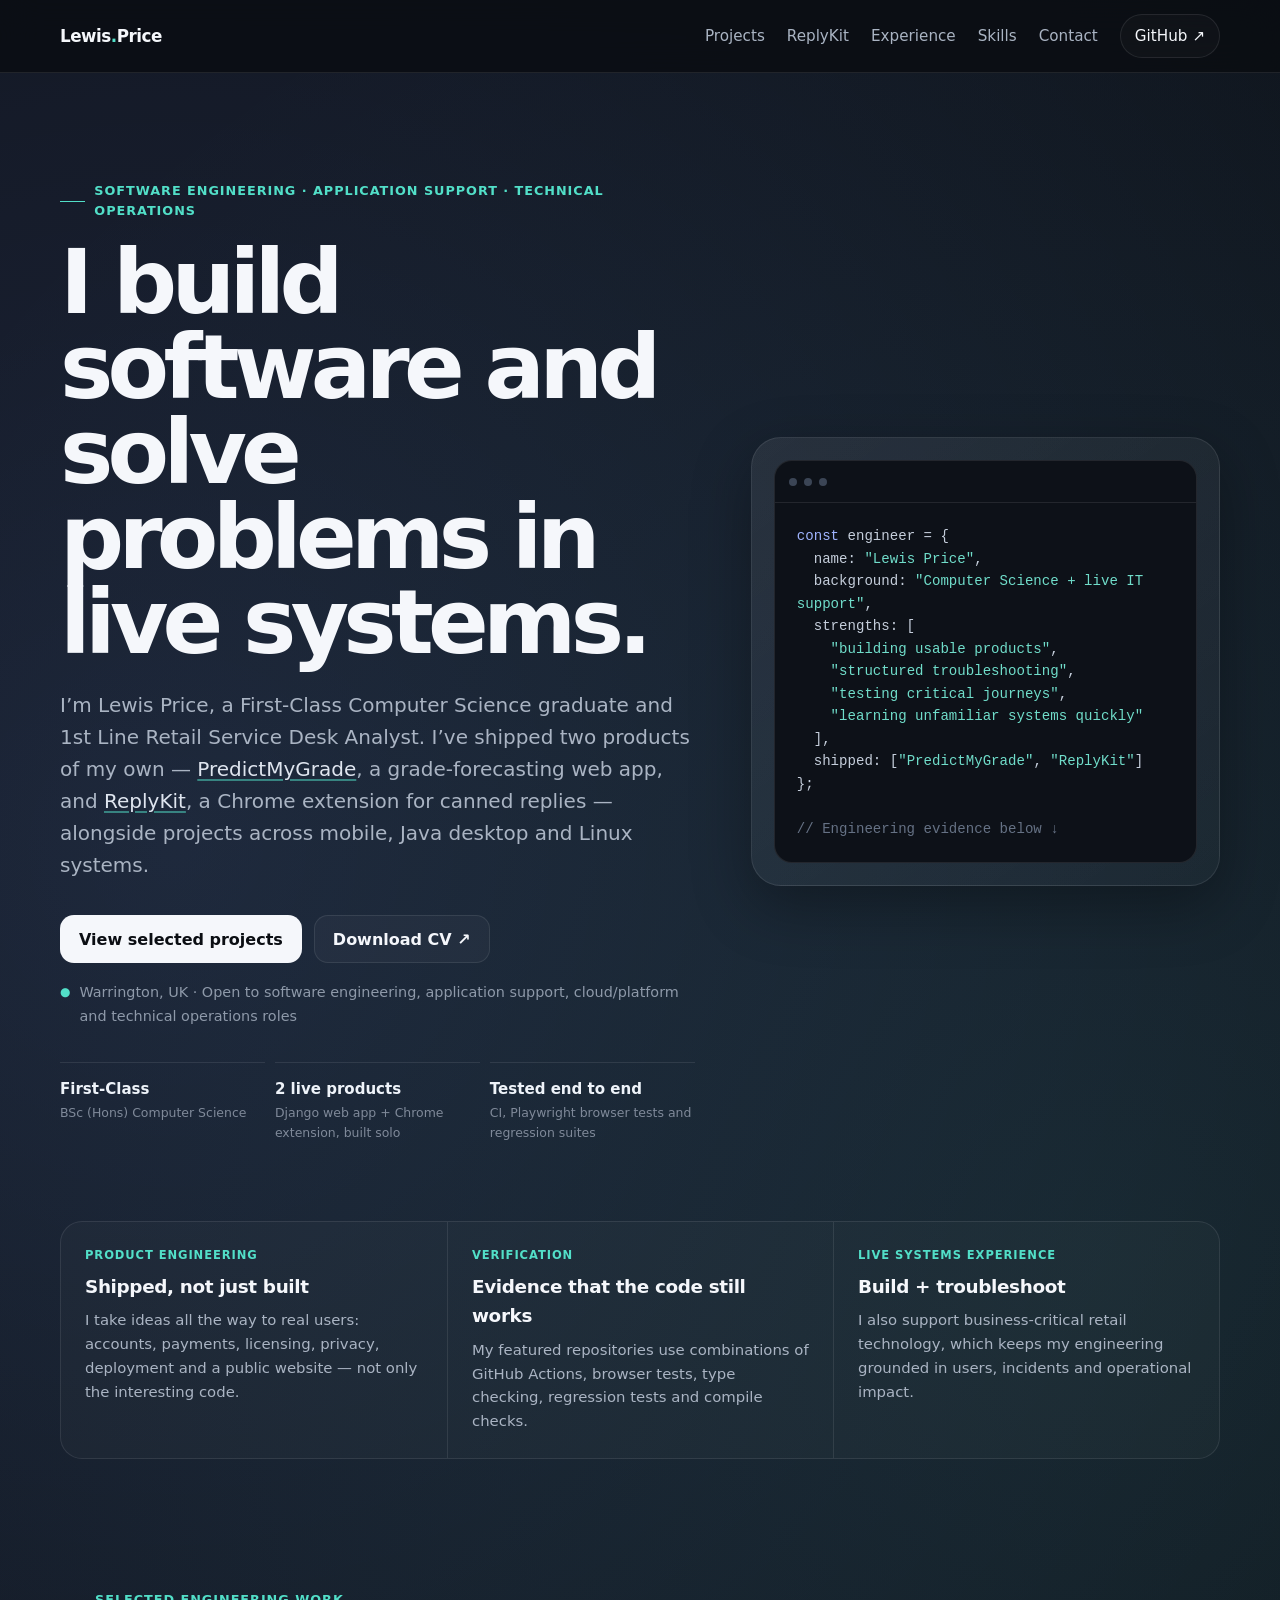
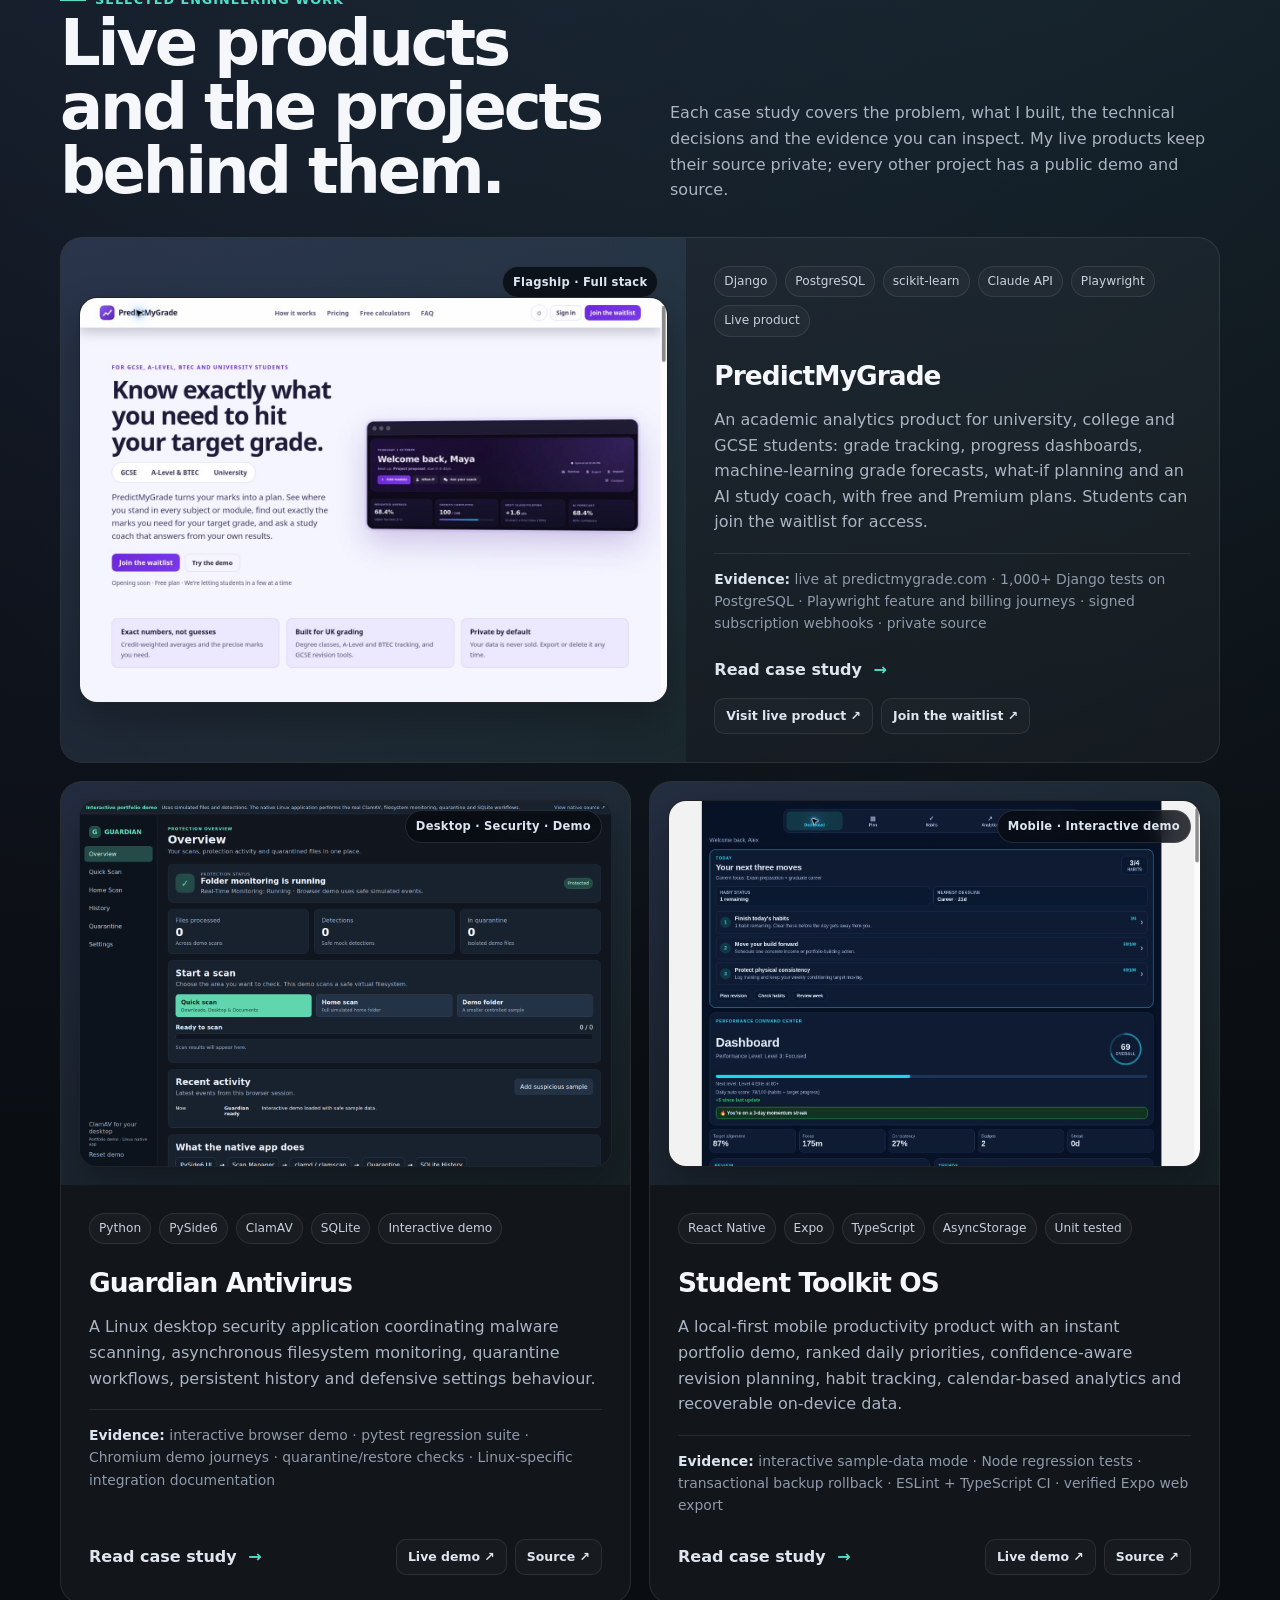
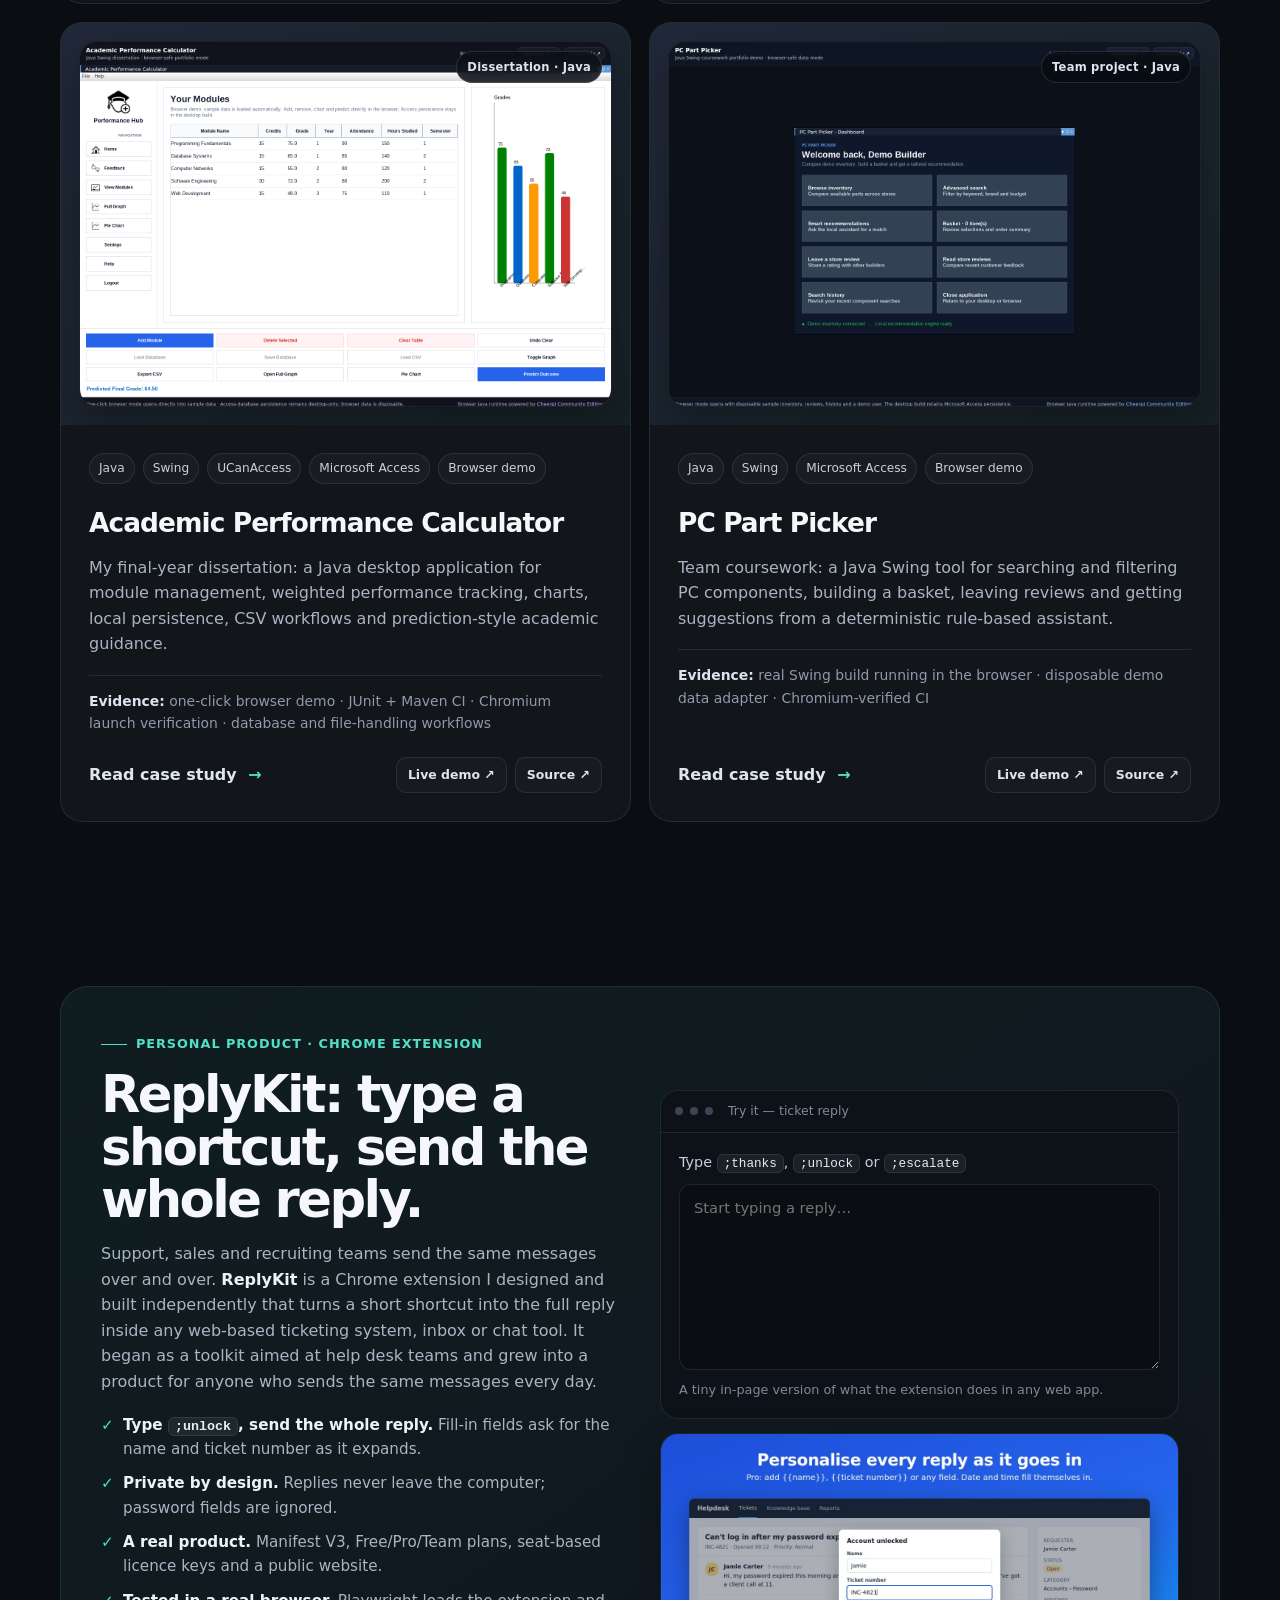
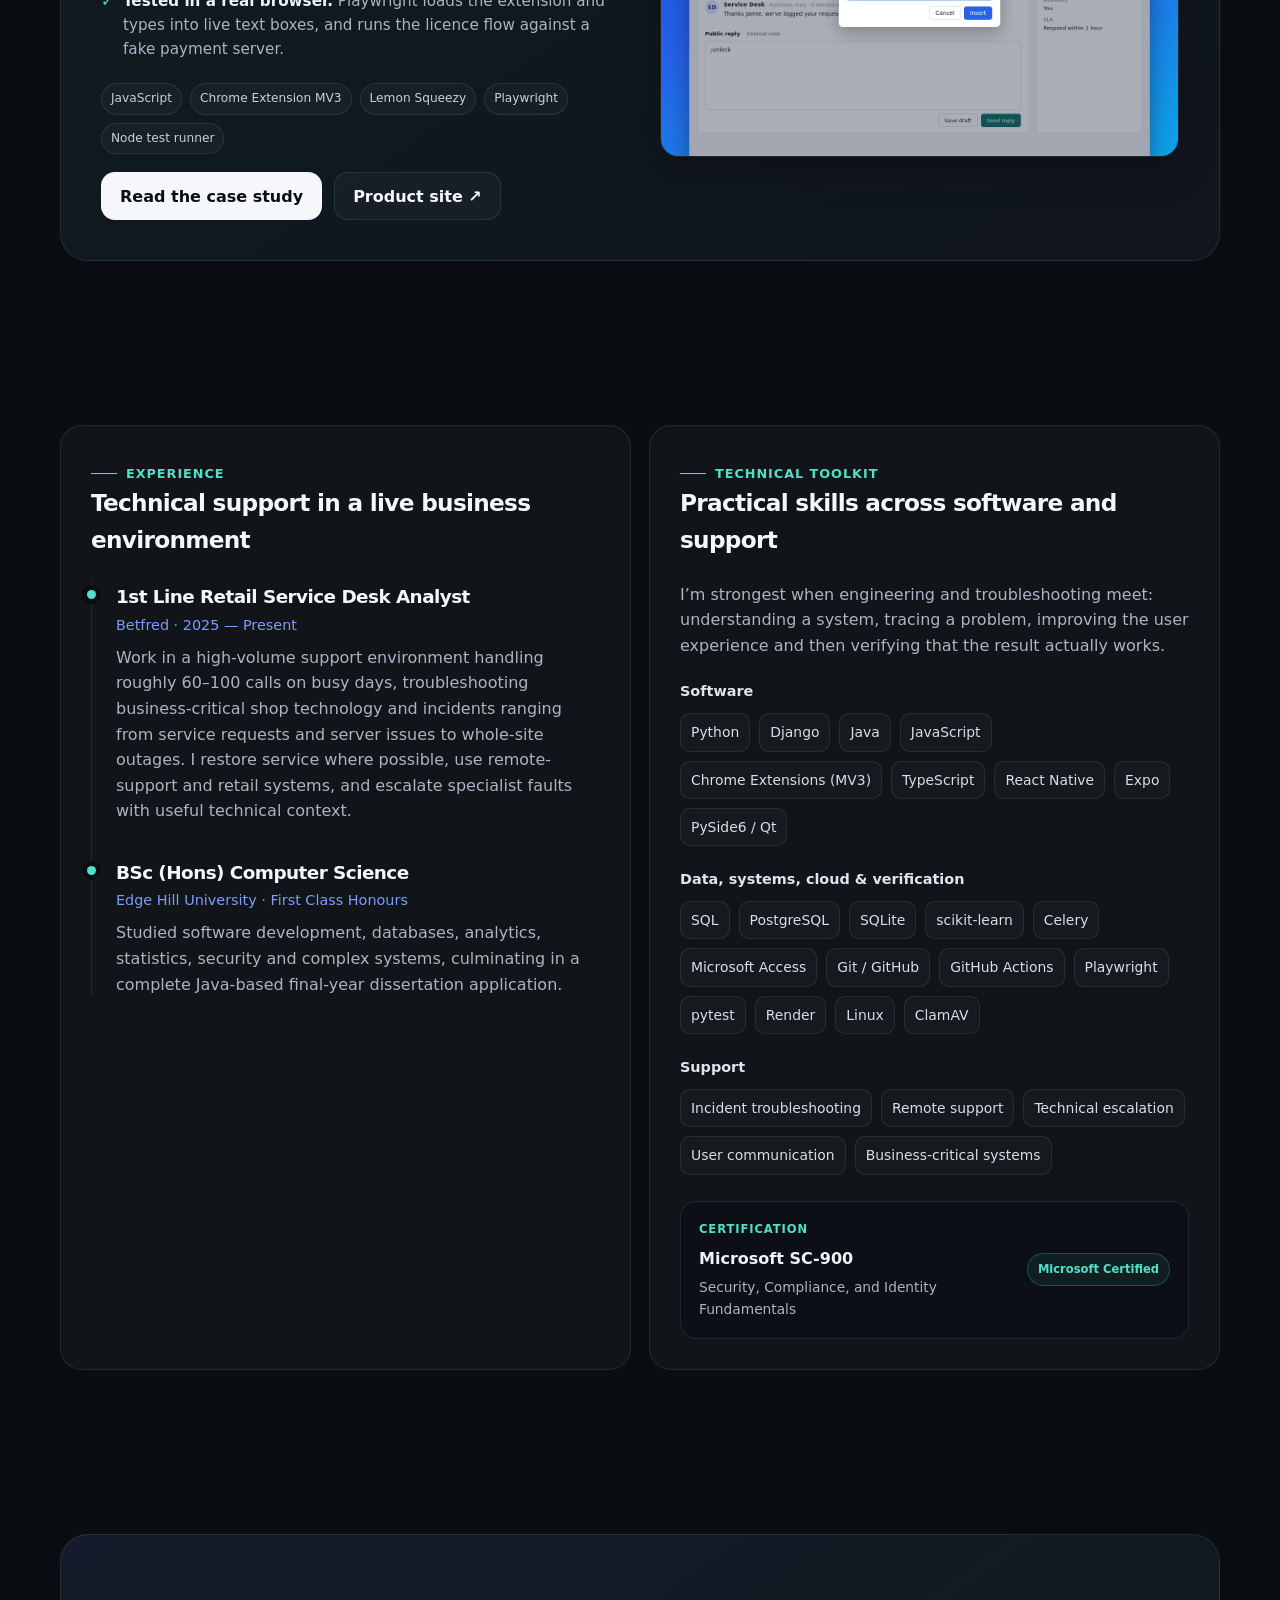
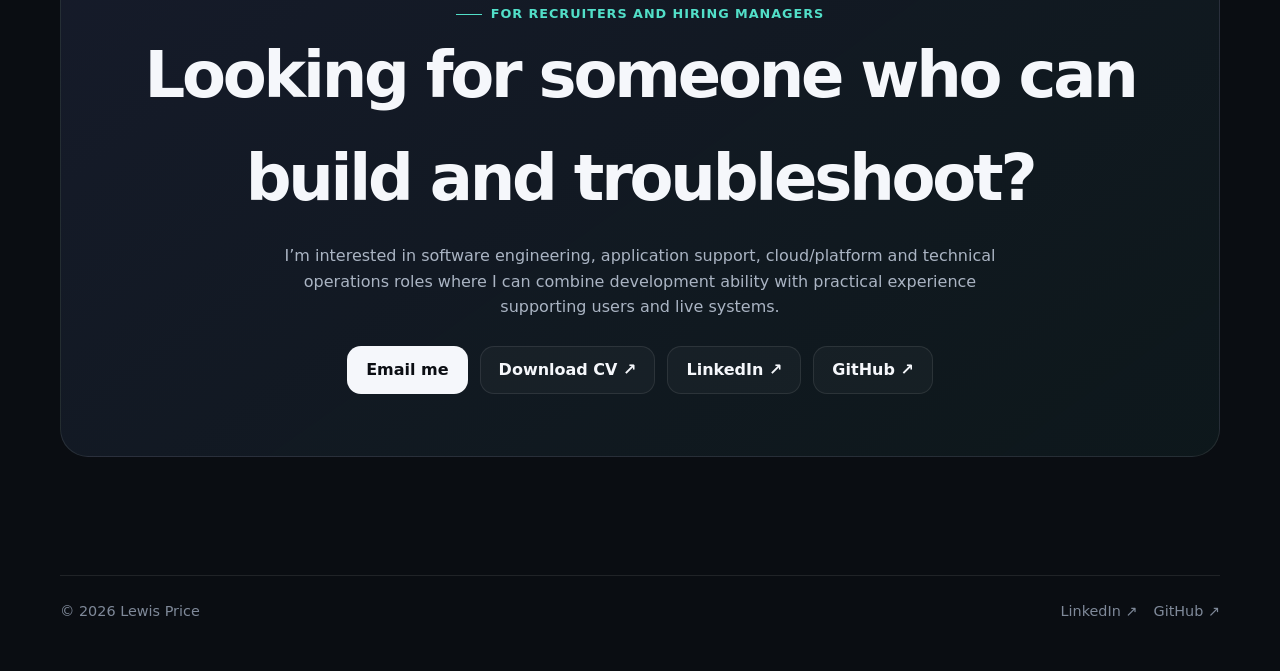
<file: index.html>
<!doctype html>
<html lang="en">
<head>
  <meta charset="utf-8">
  <meta name="viewport" content="width=device-width, initial-scale=1">
  <meta name="color-scheme" content="dark">
  <meta name="robots" content="index,follow">
  <meta name="description" content="Lewis Price — First-Class Computer Science graduate and IT Support Analyst. Software portfolio featuring two live products — PredictMyGrade and the ReplyKit Chrome extension — plus verified mobile, Linux desktop and Java projects.">
  <meta name="theme-color" content="#0a0d12">
  <meta property="og:title" content="Lewis Price | Software & Technical Portfolio">
  <meta property="og:description" content="Software engineering, application support and technical operations portfolio with public source, automated checks and focused engineering case studies.">
  <meta property="og:type" content="website">
  <meta property="og:url" content="https://priceylewis.github.io/">
  <meta property="og:image" content="https://priceylewis.github.io/assets/social-card.png">
  <meta property="og:image:alt" content="Lewis Price software and technical portfolio">
  <meta property="og:image:width" content="1200">
  <meta property="og:image:height" content="630">
  <meta name="twitter:card" content="summary_large_image">
  <meta name="twitter:title" content="Lewis Price | Software & Technical Portfolio">
  <meta name="twitter:description" content="Full-stack, mobile, Java and Linux engineering projects with automated verification and live technical-support experience.">
  <meta name="twitter:image" content="https://priceylewis.github.io/assets/social-card.png">
  <link rel="canonical" href="https://priceylewis.github.io/">
  <link rel="icon" href="assets/favicon.svg" type="image/svg+xml">
  <link rel="manifest" href="site.webmanifest">
  <title>Lewis Price | Software & Technical Portfolio</title>
  <script type="application/ld+json">
  {
    "@context": "https://schema.org",
    "@type": "Person",
    "name": "Lewis Price",
    "url": "https://priceylewis.github.io/",
    "sameAs": [
      "https://github.com/PriceyLewis",
      "https://www.linkedin.com/in/lewis-price-profile/"
    ],
    "jobTitle": "1st Line Retail Service Desk Analyst",
    "alumniOf": {
      "@type": "CollegeOrUniversity",
      "name": "Edge Hill University"
    },
    "knowsAbout": [
      "Software Engineering",
      "Application Support",
      "Python",
      "Django",
      "Java",
      "TypeScript",
      "React Native",
      "PostgreSQL",
      "Chrome Extensions",
      "Linux",
      "Technical Troubleshooting"
    ]
  }
  </script>
  <link rel="stylesheet" href="styles.css">
</head>
<body>
<a class="skip-link" href="#main-content">Skip to main content</a>
<header class="site-header">
  <div class="container nav">
    <a class="brand" href="#main-content" aria-label="Lewis Price portfolio home">Lewis<span>.</span>Price</a>
    <button class="nav-toggle" type="button" aria-expanded="false" aria-controls="primary-navigation" aria-label="Open navigation">
      <span></span><span></span><span></span>
    </button>
    <nav class="nav-links" id="primary-navigation" aria-label="Primary navigation">
      <a href="#projects">Projects</a>
      <a href="#replykit">ReplyKit</a>
      <a href="#experience">Experience</a>
      <a href="#skills">Skills</a>
      <a href="#contact">Contact</a>
      <a class="nav-cta" href="https://github.com/PriceyLewis" target="_blank" rel="noreferrer">GitHub ↗</a>
    </nav>
  </div>
</header>

<main id="main-content">
  <section class="hero">
    <div class="container hero-grid">
      <div>
        <div class="eyebrow">Software Engineering · Application Support · Technical Operations</div>
        <h1>I build software and solve problems in live systems.</h1>
        <p class="hero-copy">I’m Lewis Price, a First-Class Computer Science graduate and 1st Line Retail Service Desk Analyst. I’ve shipped two products of my own — <a class="inline-link" href="projects/predictmygrade.html">PredictMyGrade</a>, a grade-forecasting web app, and <a class="inline-link" href="#replykit">ReplyKit</a>, a Chrome extension for canned replies — alongside projects across mobile, Java desktop and Linux systems.</p>
        <div class="hero-actions">
          <a class="btn primary" href="#projects">View selected projects</a>
          <a class="btn secondary" href="assets/Lewis-Price-CV.pdf" target="_blank" rel="noreferrer">Download CV ↗</a>
        </div>
        <p class="hero-status"><span aria-hidden="true">●</span> Warrington, UK · Open to software engineering, application support, cloud/platform and technical operations roles</p>
        <div class="hero-proof" aria-label="Profile highlights">
          <div><strong>First-Class</strong><span>BSc (Hons) Computer Science</span></div>
          <div><strong>2 live products</strong><span>Django web app + Chrome extension, built solo</span></div>
          <div><strong>Tested end to end</strong><span>CI, Playwright browser tests and regression suites</span></div>
        </div>
      </div>
      <div class="hero-panel" aria-label="Technical profile preview">
        <div class="window">
          <div class="window-top"><i class="dot"></i><i class="dot"></i><i class="dot"></i></div>
          <div class="code">
            <div><span class="k">const</span> engineer = {</div>
            <div>&nbsp;&nbsp;name: <span class="s">"Lewis Price"</span>,</div>
            <div>&nbsp;&nbsp;background: <span class="s">"Computer Science + live IT support"</span>,</div>
            <div>&nbsp;&nbsp;strengths: [</div>
            <div>&nbsp;&nbsp;&nbsp;&nbsp;<span class="s">"building usable products"</span>,</div>
            <div>&nbsp;&nbsp;&nbsp;&nbsp;<span class="s">"structured troubleshooting"</span>,</div>
            <div>&nbsp;&nbsp;&nbsp;&nbsp;<span class="s">"testing critical journeys"</span>,</div>
            <div>&nbsp;&nbsp;&nbsp;&nbsp;<span class="s">"learning unfamiliar systems quickly"</span></div>
            <div>&nbsp;&nbsp;],</div>
            <div>&nbsp;&nbsp;shipped: [<span class="s">"PredictMyGrade"</span>, <span class="s">"ReplyKit"</span>]</div>
            <div>};</div>
            <br>
            <div class="c">// Engineering evidence below ↓</div>
          </div>
        </div>
      </div>
    </div>
  </section>

  <section class="section compact-section" aria-label="Recruiter summary">
    <div class="container recruiter-strip">
      <div><span class="strip-kicker">Product engineering</span><strong>Shipped, not just built</strong><p>I take ideas all the way to real users: accounts, payments, licensing, privacy, deployment and a public website — not only the interesting code.</p></div>
      <div><span class="strip-kicker">Verification</span><strong>Evidence that the code still works</strong><p>My featured repositories use combinations of GitHub Actions, browser tests, type checking, regression tests and compile checks.</p></div>
      <div><span class="strip-kicker">Live systems experience</span><strong>Build + troubleshoot</strong><p>I also support business-critical retail technology, which keeps my engineering grounded in users, incidents and operational impact.</p></div>
    </div>
  </section>

  <section class="section" id="projects">
    <div class="container">
      <div class="section-header">
        <div><div class="eyebrow">Selected engineering work</div><h2>Live products and the projects behind them.</h2></div>
        <p>Each case study covers the problem, what I built, the technical decisions and the evidence you can inspect. My live products keep their source private; every other project has a public demo and source.</p>
      </div>

      <div class="project-grid">
        <article class="project-card featured">
          <a class="project-visual shot-wrap project-visual-link" href="projects/predictmygrade.html" aria-label="Read the PredictMyGrade case study">
            <span class="preview-badge">Flagship · Full stack</span>
            <img class="project-shot" src="assets/screenshots/predictmygrade-product-home.jpg" alt="PredictMyGrade product homepage with an invitation to join the waitlist" width="1348" height="926" loading="lazy" decoding="async">
          </a>
          <div class="project-content">
            <div class="project-meta"><span class="tag">Django</span><span class="tag">PostgreSQL</span><span class="tag">scikit-learn</span><span class="tag">Claude API</span><span class="tag">Playwright</span><span class="tag">Live product</span></div>
            <h3><a href="projects/predictmygrade.html">PredictMyGrade</a></h3>
            <p>An academic analytics product for university, college and GCSE students: grade tracking, progress dashboards, machine-learning grade forecasts, what-if planning and an AI study coach, with free and Premium plans. Students can join the waitlist for access.</p>
            <div class="project-evidence"><span>Evidence:</span> live at predictmygrade.com · 1,000+ Django tests on PostgreSQL · Playwright feature and billing journeys · signed subscription webhooks · private source</div>
            <div class="project-footer">
              <a class="project-link" href="projects/predictmygrade.html">Read case study <span>→</span></a>
              <div class="project-actions" aria-label="PredictMyGrade links">
                <a class="mini-btn" href="https://predictmygrade.com/" target="_blank" rel="noreferrer">Visit live product ↗</a>
                <a class="mini-btn" href="https://predictmygrade.com/waitlist/" target="_blank" rel="noreferrer">Join the waitlist ↗</a>
              </div>
            </div>
          </div>
        </article>

        <article class="project-card">
          <a class="project-visual shot-wrap project-visual-link" href="projects/guardian.html" aria-label="Read the Guardian Antivirus case study">
            <span class="preview-badge">Desktop · Security · Demo</span>
            <img class="project-shot" src="assets/screenshots/guardian-browser-overview.png" alt="Guardian browser demo showing scan controls, protection status and quarantine totals" width="1440" height="1125" loading="lazy" decoding="async">
          </a>
          <div class="project-content">
            <div class="project-meta"><span class="tag">Python</span><span class="tag">PySide6</span><span class="tag">ClamAV</span><span class="tag">SQLite</span><span class="tag">Interactive demo</span></div>
            <h3><a href="projects/guardian.html">Guardian Antivirus</a></h3>
            <p>A Linux desktop security application coordinating malware scanning, asynchronous filesystem monitoring, quarantine workflows, persistent history and defensive settings behaviour.</p>
            <div class="project-evidence"><span>Evidence:</span> interactive browser demo · pytest regression suite · Chromium demo journeys · quarantine/restore checks · Linux-specific integration documentation</div>
            <div class="project-footer">
              <a class="project-link" href="projects/guardian.html">Read case study <span>→</span></a>
              <div class="project-actions" aria-label="Guardian Antivirus links">
                <a class="mini-btn" href="https://priceylewis.github.io/Guardian-AntiVirus/" target="_blank" rel="noreferrer">Live demo ↗</a>
                <a class="mini-btn" href="https://github.com/PriceyLewis/Guardian-AntiVirus" target="_blank" rel="noreferrer">Source ↗</a>
              </div>
            </div>
          </div>
        </article>

        <article class="project-card">
          <a class="project-visual shot-wrap project-visual-link" href="projects/student-toolkit.html" aria-label="Read the Student Toolkit OS case study">
            <span class="preview-badge">Mobile · Interactive demo</span>
            <img class="project-shot" src="assets/screenshots/student-toolkit-dashboard-midnight.jpg" alt="Student Toolkit dashboard in Midnight theme showing daily priorities and progress" width="1363" height="936" loading="lazy" decoding="async">
          </a>
          <div class="project-content">
            <div class="project-meta"><span class="tag">React Native</span><span class="tag">Expo</span><span class="tag">TypeScript</span><span class="tag">AsyncStorage</span><span class="tag">Unit tested</span></div>
            <h3><a href="projects/student-toolkit.html">Student Toolkit OS</a></h3>
            <p>A local-first mobile productivity product with an instant portfolio demo, ranked daily priorities, confidence-aware revision planning, habit tracking, calendar-based analytics and recoverable on-device data.</p>
            <div class="project-evidence"><span>Evidence:</span> interactive sample-data mode · Node regression tests · transactional backup rollback · ESLint + TypeScript CI · verified Expo web export</div>
            <div class="project-footer">
              <a class="project-link" href="projects/student-toolkit.html">Read case study <span>→</span></a>
              <div class="project-actions" aria-label="Student Toolkit OS links">
                <a class="mini-btn" href="https://priceylewis.github.io/StudentToolKit-OS-Demo/" target="_blank" rel="noreferrer">Live demo ↗</a>
                <a class="mini-btn" href="https://github.com/PriceyLewis/StudentToolKit-OS-Demo" target="_blank" rel="noreferrer">Source ↗</a>
              </div>
            </div>
          </div>
        </article>

        <article class="project-card">
          <a class="project-visual shot-wrap project-visual-link" href="projects/dissertation.html" aria-label="Read the Academic Performance Calculator case study">
            <span class="preview-badge">Dissertation · Java</span>
            <img class="project-shot" src="assets/screenshots/academic-performance-calculator.png" alt="Academic Performance Calculator running in the browser with modules, grades and prediction" width="1440" height="1000" loading="lazy" decoding="async">
          </a>
          <div class="project-content">
            <div class="project-meta"><span class="tag">Java</span><span class="tag">Swing</span><span class="tag">UCanAccess</span><span class="tag">Microsoft Access</span><span class="tag">Browser demo</span></div>
            <h3><a href="projects/dissertation.html">Academic Performance Calculator</a></h3>
            <p>My final-year dissertation: a Java desktop application for module management, weighted performance tracking, charts, local persistence, CSV workflows and prediction-style academic guidance.</p>
            <div class="project-evidence"><span>Evidence:</span> one-click browser demo · JUnit + Maven CI · Chromium launch verification · database and file-handling workflows</div>
            <div class="project-footer">
              <a class="project-link" href="projects/dissertation.html">Read case study <span>→</span></a>
              <div class="project-actions" aria-label="Academic Performance Calculator links">
                <a class="mini-btn" href="https://priceylewis.github.io/Academic-Performance-Calculator/" target="_blank" rel="noreferrer">Live demo ↗</a>
                <a class="mini-btn" href="https://github.com/PriceyLewis/Academic-Performance-Calculator" target="_blank" rel="noreferrer">Source ↗</a>
              </div>
            </div>
          </div>
        </article>

        <article class="project-card">
          <a class="project-visual shot-wrap project-visual-link" href="projects/pc-part-picker.html" aria-label="Read the PC Part Picker case study">
            <span class="preview-badge">Team project · Java</span>
            <img class="project-shot" src="assets/screenshots/pc-part-picker-dashboard.png" alt="PC Part Picker Java Swing dashboard with inventory, basket and recommendation tools" width="1440" height="1000" loading="lazy" decoding="async">
          </a>
          <div class="project-content">
            <div class="project-meta"><span class="tag">Java</span><span class="tag">Swing</span><span class="tag">Microsoft Access</span><span class="tag">Browser demo</span></div>
            <h3><a href="projects/pc-part-picker.html">PC Part Picker</a></h3>
            <p>Team coursework: a Java Swing tool for searching and filtering PC components, building a basket, leaving reviews and getting suggestions from a deterministic rule-based assistant.</p>
            <div class="project-evidence"><span>Evidence:</span> real Swing build running in the browser · disposable demo data adapter · Chromium-verified CI</div>
            <div class="project-footer">
              <a class="project-link" href="projects/pc-part-picker.html">Read case study <span>→</span></a>
              <div class="project-actions" aria-label="PC Part Picker links">
                <a class="mini-btn" href="https://priceylewis.github.io/PCPartPickerTool-Demo/" target="_blank" rel="noreferrer">Live demo ↗</a>
                <a class="mini-btn" href="https://github.com/PriceyLewis/PCPartPickerTool-Demo" target="_blank" rel="noreferrer">Source ↗</a>
              </div>
            </div>
          </div>
        </article>
      </div>

    </div>
  </section>

  <section class="section" id="replykit">
    <div class="container spotlight">
      <div class="spotlight-copy">
        <div class="eyebrow">Personal product · Chrome extension</div>
        <h2>ReplyKit: type a shortcut, send the whole reply.</h2>
        <p>Support, sales and recruiting teams send the same messages over and over. <strong>ReplyKit</strong> is a Chrome extension I designed and built independently that turns a short shortcut into the full reply inside any web-based ticketing system, inbox or chat tool. It began as a toolkit aimed at help desk teams and grew into a product for anyone who sends the same messages every day.</p>
        <ul class="spotlight-list">
          <li><strong>Type <code>;unlock</code>, send the whole reply.</strong> Fill-in fields ask for the name and ticket number as it expands.</li>
          <li><strong>Private by design.</strong> Replies never leave the computer; password fields are ignored.</li>
          <li><strong>A real product.</strong> Manifest V3, Free/Pro/Team plans, seat-based licence keys and a public website.</li>
          <li><strong>Tested in a real browser.</strong> Playwright loads the extension and types into live text boxes, and runs the licence flow against a fake payment server.</li>
        </ul>
        <div class="project-meta"><span class="tag">JavaScript</span><span class="tag">Chrome Extension MV3</span><span class="tag">Lemon Squeezy</span><span class="tag">Playwright</span><span class="tag">Node test runner</span></div>
        <div class="hero-actions">
          <a class="btn primary" href="projects/replykit.html">Read the case study</a>
          <a class="btn secondary" href="https://getreplykit.netlify.app/" target="_blank" rel="noreferrer">Product site ↗</a>
        </div>
      </div>
      <div class="spotlight-demo">
        <div class="window">
          <div class="window-top"><i class="dot"></i><i class="dot"></i><i class="dot"></i><span class="window-title">Try it — ticket reply</span></div>
          <div class="try-it">
            <label for="replykit-demo">Type <code>;thanks</code>, <code>;unlock</code> or <code>;escalate</code></label>
            <textarea id="replykit-demo" rows="7" spellcheck="false" placeholder="Start typing a reply…" data-replykit-demo></textarea>
            <p class="try-it-note" aria-live="polite" data-replykit-status>A tiny in-page version of what the extension does in any web app.</p>
          </div>
        </div>
        <a class="spotlight-shot" href="projects/replykit.html" aria-label="Read the ReplyKit case study">
          <img class="project-shot" src="assets/screenshots/replykit-fields.jpg" alt="Help desk ticket where typing ;unlock opens a ReplyKit prompt for the user's name and ticket number" width="1280" height="800" loading="lazy" decoding="async">
        </a>
      </div>
    </div>
  </section>

  <section class="section" id="experience">
    <div class="container two-col">
      <div class="info-card">
        <div class="eyebrow">Experience</div>
        <h3>Technical support in a live business environment</h3>
        <div class="timeline">
          <div class="timeline-item">
            <h3>1st Line Retail Service Desk Analyst</h3>
            <div class="sub">Betfred · 2025 — Present</div>
            <p>Work in a high-volume support environment handling roughly 60–100 calls on busy days, troubleshooting business-critical shop technology and incidents ranging from service requests and server issues to whole-site outages. I restore service where possible, use remote-support and retail systems, and escalate specialist faults with useful technical context.</p>
          </div>
          <div class="timeline-item">
            <h3>BSc (Hons) Computer Science</h3>
            <div class="sub">Edge Hill University · First Class Honours</div>
            <p>Studied software development, databases, analytics, statistics, security and complex systems, culminating in a complete Java-based final-year dissertation application.</p>
          </div>
        </div>
      </div>

      <div class="info-card" id="skills">
        <div class="eyebrow">Technical toolkit</div>
        <h3>Practical skills across software and support</h3>
        <p>I’m strongest when engineering and troubleshooting meet: understanding a system, tracing a problem, improving the user experience and then verifying that the result actually works.</p>
        <div class="skill-group"><strong>Software</strong><div class="skill-cloud"><span class="skill">Python</span><span class="skill">Django</span><span class="skill">Java</span><span class="skill">JavaScript</span><span class="skill">Chrome Extensions (MV3)</span><span class="skill">TypeScript</span><span class="skill">React Native</span><span class="skill">Expo</span><span class="skill">PySide6 / Qt</span></div></div>
        <div class="skill-group"><strong>Data, systems, cloud & verification</strong><div class="skill-cloud"><span class="skill">SQL</span><span class="skill">PostgreSQL</span><span class="skill">SQLite</span><span class="skill">scikit-learn</span><span class="skill">Celery</span><span class="skill">Microsoft Access</span><span class="skill">Git / GitHub</span><span class="skill">GitHub Actions</span><span class="skill">Playwright</span><span class="skill">pytest</span><span class="skill">Render</span><span class="skill">Linux</span><span class="skill">ClamAV</span></div></div>
        <div class="skill-group"><strong>Support</strong><div class="skill-cloud"><span class="skill">Incident troubleshooting</span><span class="skill">Remote support</span><span class="skill">Technical escalation</span><span class="skill">User communication</span><span class="skill">Business-critical systems</span></div></div>
        <div class="credential-panel">
          <div><span class="strip-kicker">Certification</span><strong>Microsoft SC-900</strong><p>Security, Compliance, and Identity Fundamentals</p></div>
          <span class="credential-status">Microsoft Certified</span>
        </div>
      </div>
    </div>
  </section>

  <section class="section" id="contact">
    <div class="container cta">
      <div class="eyebrow">For recruiters and hiring managers</div>
      <h2>Looking for someone who can build and troubleshoot?</h2>
      <p>I’m interested in software engineering, application support, cloud/platform and technical operations roles where I can combine development ability with practical experience supporting users and live systems.</p>
      <div class="cta-actions">
        <a class="btn primary" href="mailto:lplooking135@outlook.com">Email me</a>
        <a class="btn secondary" href="assets/Lewis-Price-CV.pdf" target="_blank" rel="noreferrer">Download CV ↗</a>
        <a class="btn secondary" href="https://www.linkedin.com/in/lewis-price-profile/" target="_blank" rel="noreferrer">LinkedIn ↗</a>
        <a class="btn secondary" href="https://github.com/PriceyLewis" target="_blank" rel="noreferrer">GitHub ↗</a>
      </div>
    </div>
  </section>
</main>

<footer>
  <div class="container footer-inner">
    <span>© <span data-year></span> Lewis Price</span>
    <span class="footer-links"><a href="https://www.linkedin.com/in/lewis-price-profile/" target="_blank" rel="noreferrer">LinkedIn ↗</a><a href="https://github.com/PriceyLewis" target="_blank" rel="noreferrer">GitHub ↗</a></span>
  </div>
</footer>
<script src="script.js"></script>
</body>
</html>
</file>
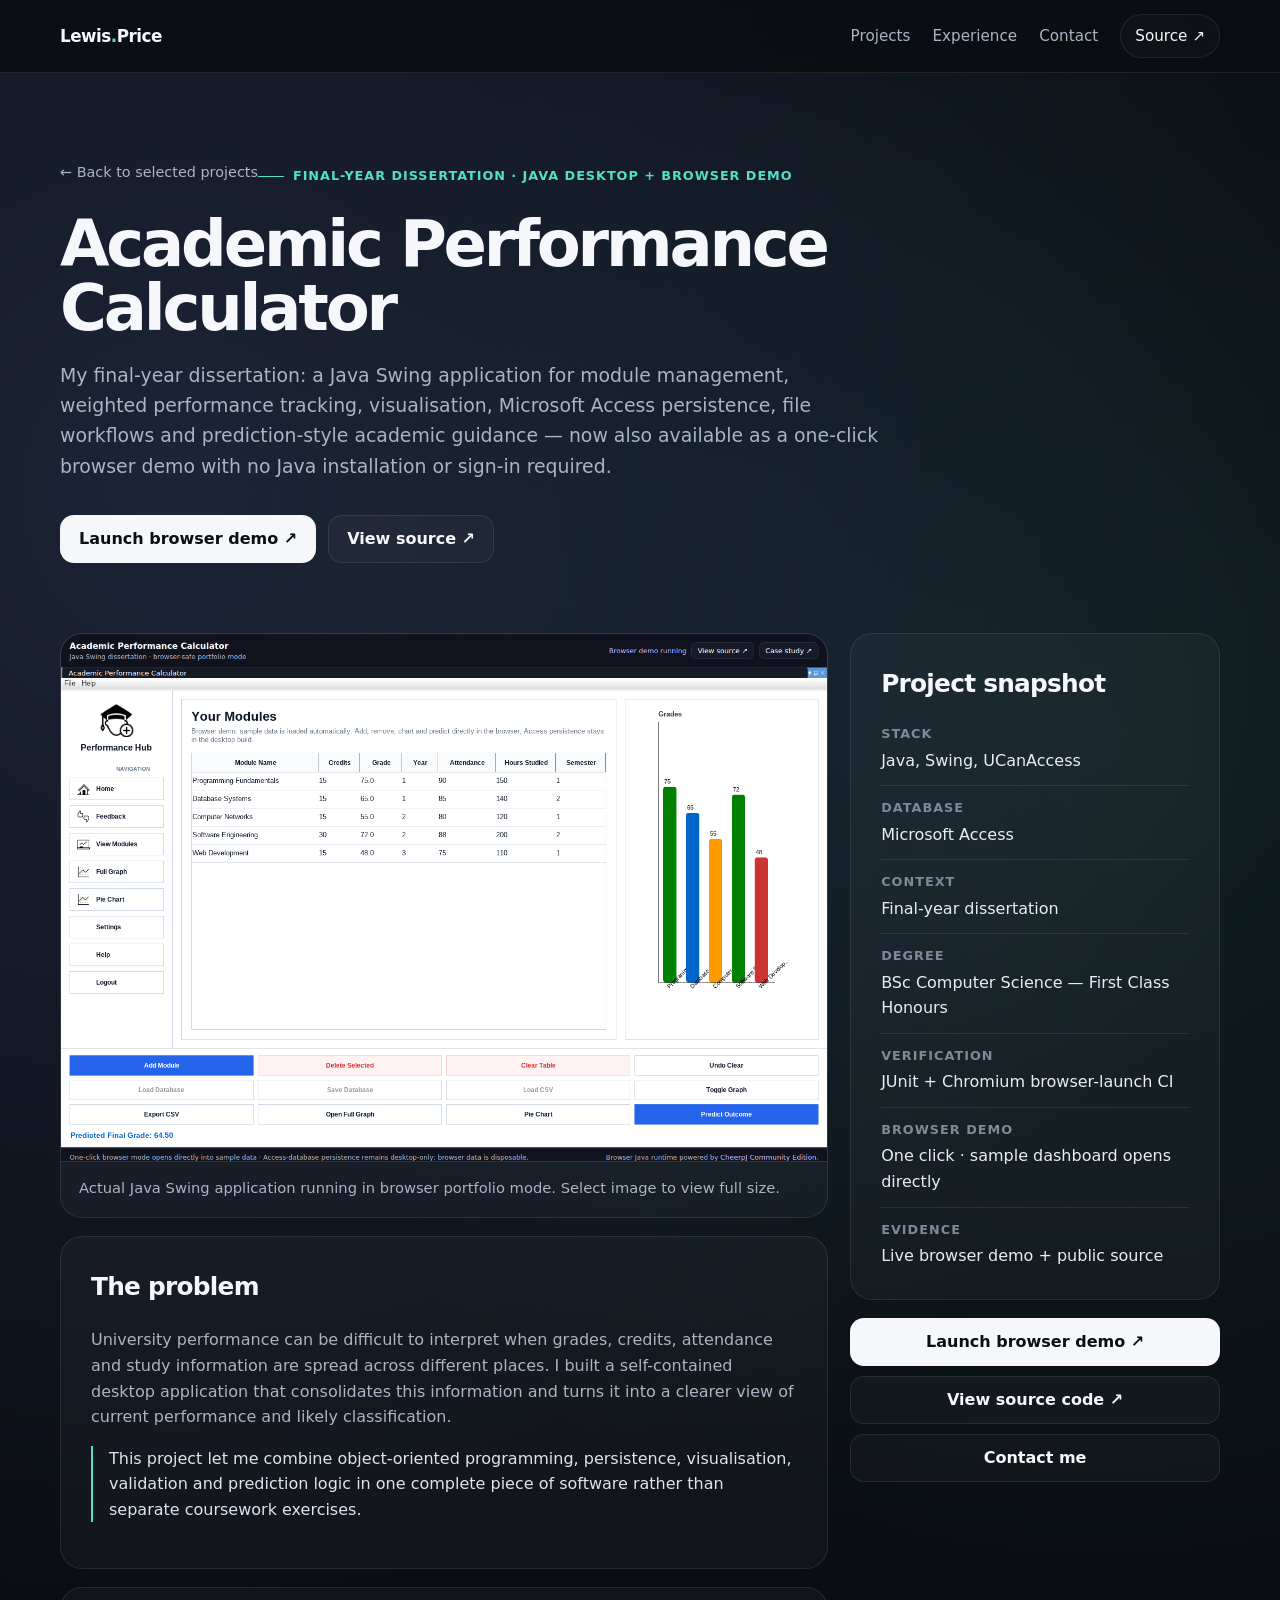
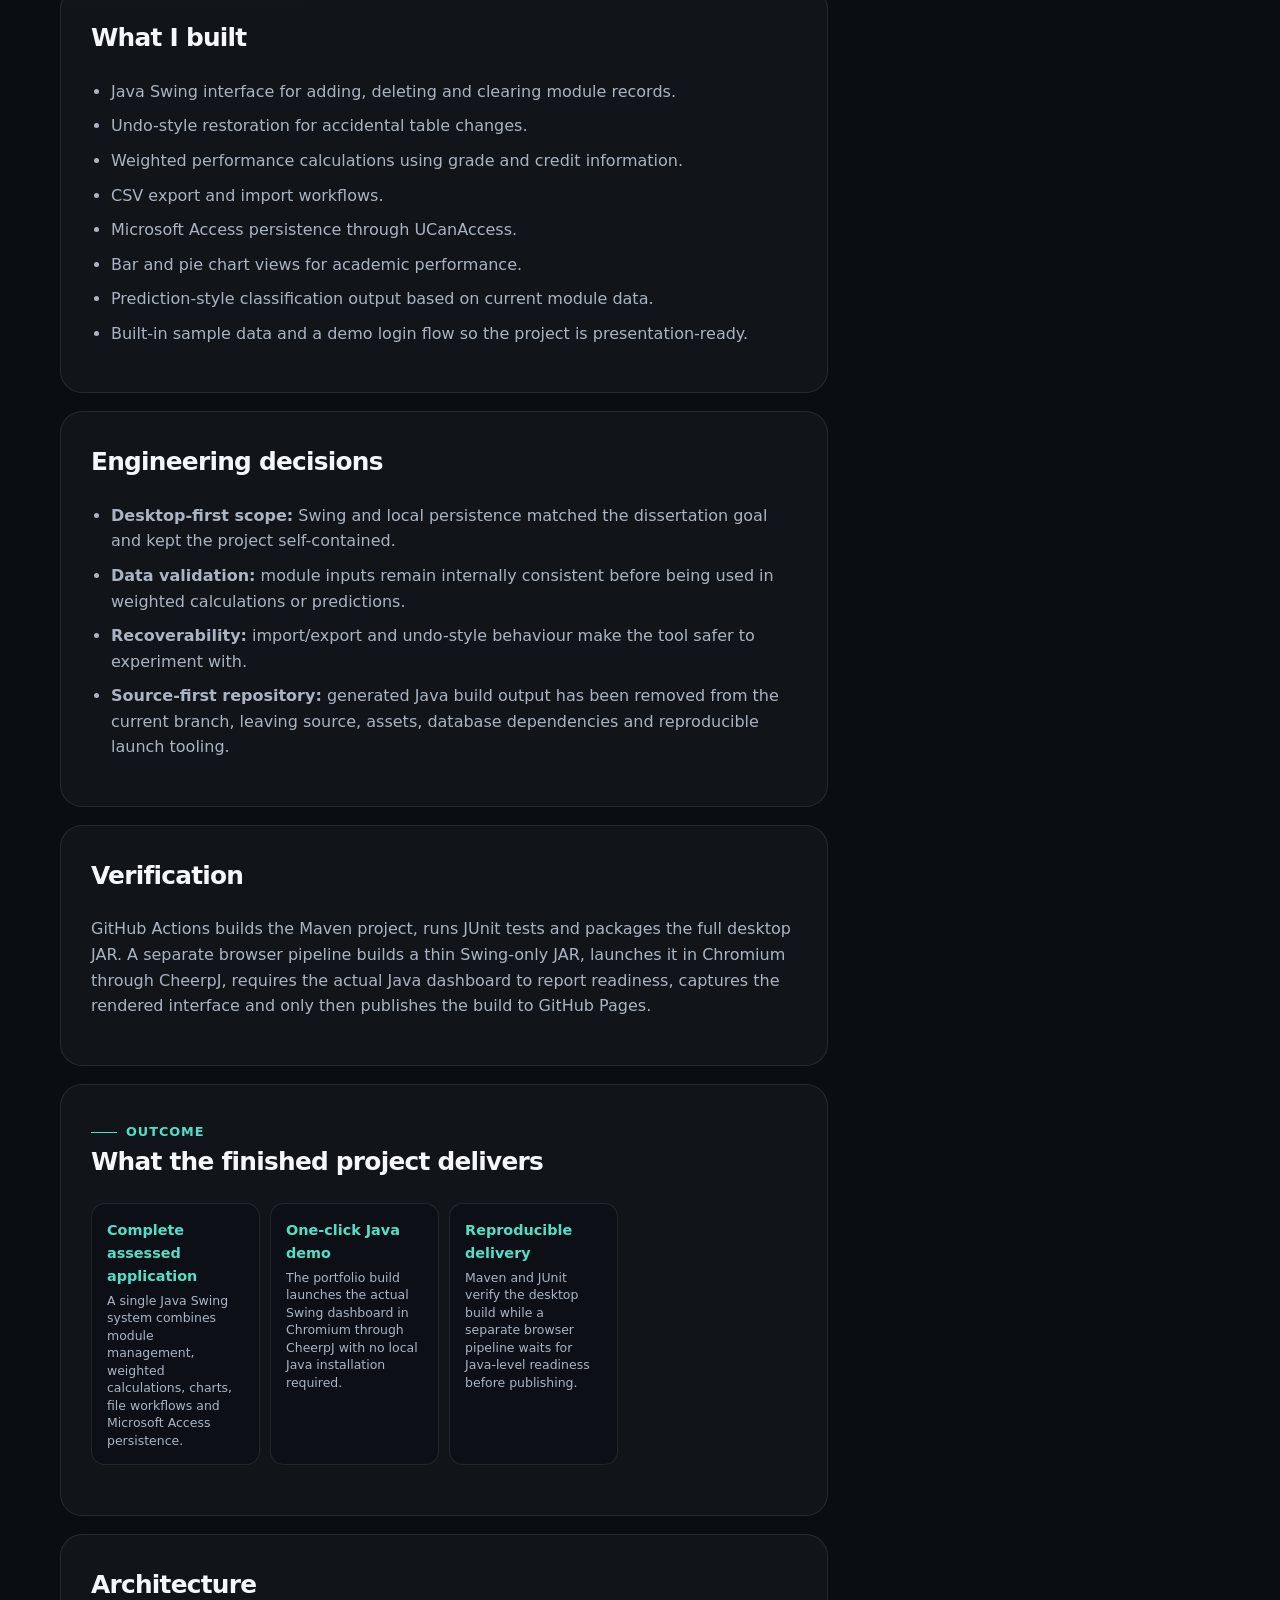
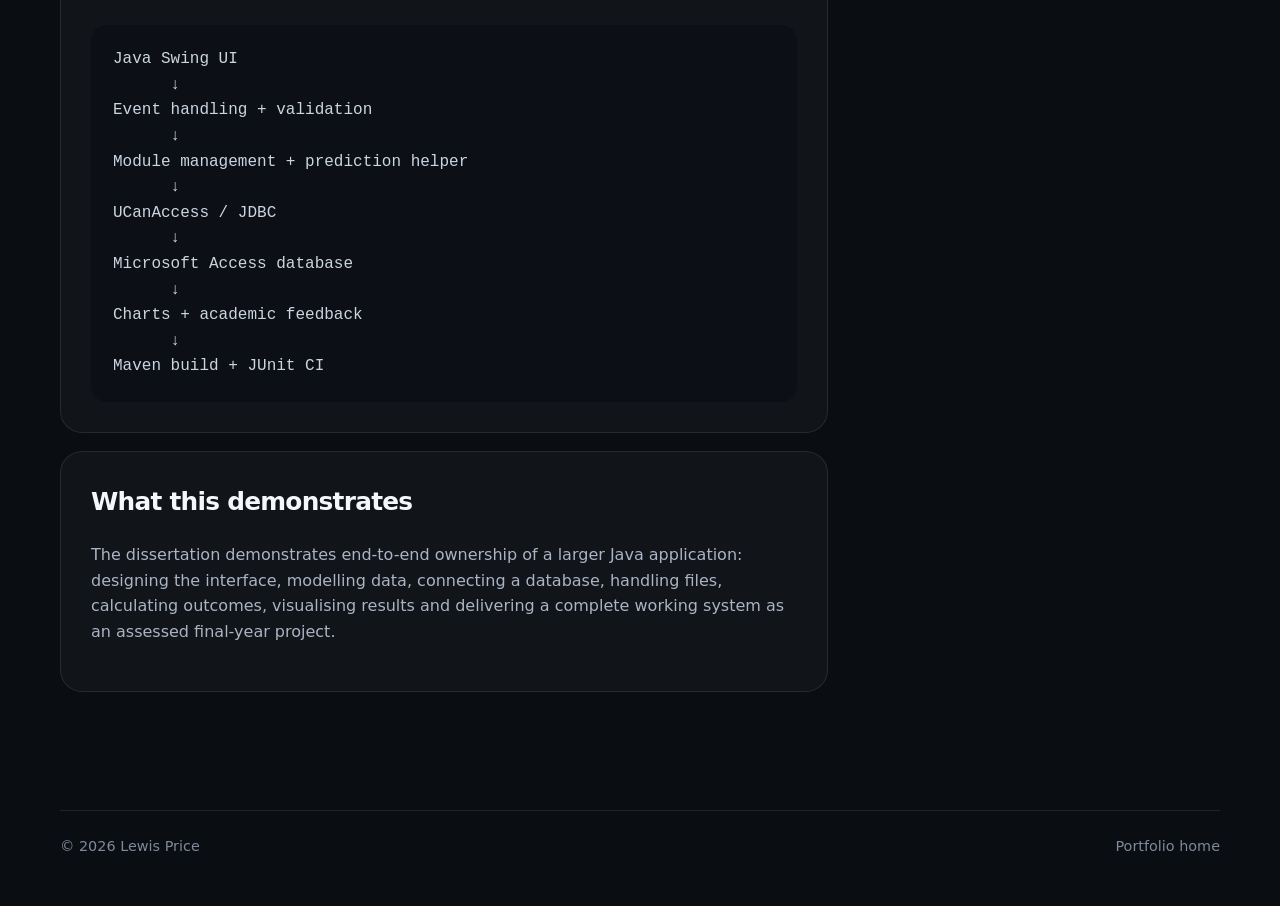
<file: projects/dissertation.html>
<!doctype html><html lang="en"><head>
  <meta charset="utf-8">
  <meta name="viewport" content="width=device-width,initial-scale=1">
    <meta name="theme-color" content="#0a0d12">
  <meta name="color-scheme" content="dark">
  <meta name="robots" content="index,follow">
<meta name="description" content="Academic Performance Calculator case study — Java Swing, Microsoft Access, Maven and an inspectable random-forest classifier with automated tests.">
  <meta property="og:title" content="Academic Performance Calculator | Lewis Price">
  <meta property="og:description" content="Academic Performance Calculator case study — Java Swing, Microsoft Access, Maven and an inspectable random-forest classifier with automated tests.">
  <meta property="og:type" content="article">
  <meta property="og:url" content="https://priceylewis.github.io/projects/dissertation.html">
  <meta property="og:image" content="https://priceylewis.github.io/assets/screenshots/academic-performance-calculator.png">
  <meta property="og:image:alt" content="Academic Performance Calculator portfolio case study preview">
  <meta property="og:image:type" content="image/png">
  <meta property="og:image:width" content="1200">
  <meta property="og:image:height" content="630">
  <meta name="twitter:card" content="summary_large_image">
  <meta name="twitter:title" content="Academic Performance Calculator | Lewis Price">
  <meta name="twitter:description" content="Academic Performance Calculator case study — Java Swing, Microsoft Access, Maven and an inspectable random-forest classifier with automated tests.">
  <meta name="twitter:image" content="https://priceylewis.github.io/assets/screenshots/academic-performance-calculator.png">
  <link rel="canonical" href="https://priceylewis.github.io/projects/dissertation.html">
  <link rel="icon" href="../assets/favicon.svg" type="image/svg+xml">
  <link rel="manifest" href="../site.webmanifest">
  <title>Academic Performance Calculator | Lewis Price</title>
  <link rel="stylesheet" href="../styles.css">
</head><body>
<a class="skip-link" href="#main-content">Skip to main content</a>
<header class="site-header">
  <div class="container nav">
    <a class="brand" href="../index.html" aria-label="Lewis Price portfolio home">Lewis<span>.</span>Price</a>
    <button class="nav-toggle" type="button" aria-expanded="false" aria-controls="primary-navigation" aria-label="Open navigation">
      <span></span><span></span><span></span>
    </button>
    <nav class="nav-links" id="primary-navigation" aria-label="Project navigation">
      <a href="../index.html#projects">Projects</a>
      <a href="../index.html#experience">Experience</a>
      <a href="../index.html#contact">Contact</a>
      <a class="nav-cta" href="https://github.com/PriceyLewis/Academic-Performance-Calculator" target="_blank" rel="noreferrer">Source ↗</a>
    </nav>
  </div>
</header>
<main id="main-content"><section class="case-hero"><div class="container"><a class="breadcrumb" href="../index.html#projects">← Back to selected projects</a><div class="eyebrow">Final-year dissertation · Java desktop + browser demo</div><h1>Academic Performance Calculator</h1><p class="lede">My final-year dissertation: a Java Swing application for module management, weighted performance tracking, visualisation, Microsoft Access persistence, file workflows and prediction-style academic guidance — now also available as a one-click browser demo with no Java installation or sign-in required.</p><div class="hero-actions"><a class="btn primary" href="https://priceylewis.github.io/Academic-Performance-Calculator/" target="_blank" rel="noreferrer">Launch browser demo ↗</a><a class="btn secondary" href="https://github.com/PriceyLewis/Academic-Performance-Calculator" target="_blank" rel="noreferrer">View source ↗</a></div></div></section>
<section class="section" style="padding-top:20px"><div class="container case-grid"><div class="case-main">
<div class="case-card case-shot"><a class="screenshot-link" href="../assets/screenshots/academic-performance-calculator.png" target="_blank" rel="noopener" aria-label="Open full dissertation screenshot"><img class="case-shot-image" src="../assets/screenshots/academic-performance-calculator.png" alt="Academic Performance Calculator running in the browser with modules, grades and prediction" width="1440" height="1000" loading="lazy" decoding="async"></a><div class="shot-caption">Actual Java Swing application running in browser portfolio mode. Select image to view full size.</div></div>
<div class="case-card"><h2>The problem</h2><p>University performance can be difficult to interpret when grades, credits, attendance and study information are spread across different places. I built a self-contained desktop application that consolidates this information and turns it into a clearer view of current performance and likely classification.</p><p class="callout">This project let me combine object-oriented programming, persistence, visualisation, validation and prediction logic in one complete piece of software rather than separate coursework exercises.</p></div>
<div class="case-card"><h2>What I built</h2><ul><li>Java Swing interface for adding, deleting and clearing module records.</li><li>Undo-style restoration for accidental table changes.</li><li>Weighted performance calculations using grade and credit information.</li><li>CSV export and import workflows.</li><li>Microsoft Access persistence through UCanAccess.</li><li>Bar and pie chart views for academic performance.</li><li>Prediction-style classification output based on current module data.</li><li>Built-in sample data and a demo login flow so the project is presentation-ready.</li></ul></div>
<div class="case-card"><h2>Engineering decisions</h2><ul><li><strong>Desktop-first scope:</strong> Swing and local persistence matched the dissertation goal and kept the project self-contained.</li><li><strong>Data validation:</strong> module inputs remain internally consistent before being used in weighted calculations or predictions.</li><li><strong>Recoverability:</strong> import/export and undo-style behaviour make the tool safer to experiment with.</li><li><strong>Source-first repository:</strong> generated Java build output has been removed from the current branch, leaving source, assets, database dependencies and reproducible launch tooling.</li></ul></div>
<div class="case-card"><h2>Verification</h2><p>GitHub Actions builds the Maven project, runs JUnit tests and packages the full desktop JAR. A separate browser pipeline builds a thin Swing-only JAR, launches it in Chromium through CheerpJ, requires the actual Java dashboard to report readiness, captures the rendered interface and only then publishes the build to GitHub Pages.</p></div>
<div class="case-card"><div class="eyebrow">Outcome</div><h2>What the finished project delivers</h2><div class="verification-grid"><div><strong>Complete assessed application</strong><span>A single Java Swing system combines module management, weighted calculations, charts, file workflows and Microsoft Access persistence.</span></div><div><strong>One-click Java demo</strong><span>The portfolio build launches the actual Swing dashboard in Chromium through CheerpJ with no local Java installation required.</span></div><div><strong>Reproducible delivery</strong><span>Maven and JUnit verify the desktop build while a separate browser pipeline waits for Java-level readiness before publishing.</span></div></div></div>
<div class="case-card"><h2>Architecture</h2><div class="architecture">Java Swing UI
      ↓
Event handling + validation
      ↓
Module management + prediction helper
      ↓
UCanAccess / JDBC
      ↓
Microsoft Access database
      ↓
Charts + academic feedback
      ↓
Maven build + JUnit CI</div></div>
<div class="case-card"><h2>What this demonstrates</h2><p>The dissertation demonstrates end-to-end ownership of a larger Java application: designing the interface, modelling data, connecting a database, handling files, calculating outcomes, visualising results and delivering a complete working system as an assessed final-year project.</p></div>
</div><aside class="case-side"><div class="case-card"><h2>Project snapshot</h2><div class="stat-list"><div class="stat"><strong>Stack</strong><span>Java, Swing, UCanAccess</span></div><div class="stat"><strong>Database</strong><span>Microsoft Access</span></div><div class="stat"><strong>Context</strong><span>Final-year dissertation</span></div><div class="stat"><strong>Degree</strong><span>BSc Computer Science — First Class Honours</span></div><div class="stat"><strong>Verification</strong><span>JUnit + Chromium browser-launch CI</span></div><div class="stat"><strong>Browser demo</strong><span>One click · sample dashboard opens directly</span></div><div class="stat"><strong>Evidence</strong><span>Live browser demo + public source</span></div></div></div><div class="case-actions"><a class="btn primary" href="https://priceylewis.github.io/Academic-Performance-Calculator/" target="_blank" rel="noreferrer">Launch browser demo ↗</a><a class="btn secondary" href="https://github.com/PriceyLewis/Academic-Performance-Calculator" target="_blank" rel="noreferrer">View source code ↗</a><a class="btn secondary" href="../index.html#contact">Contact me</a></div></aside></div></section></main>
<footer><div class="container footer-inner"><span>© <span data-year></span> Lewis Price</span><a href="../index.html">Portfolio home</a></div></footer><script src="../script.js"></script></body></html>
</file>
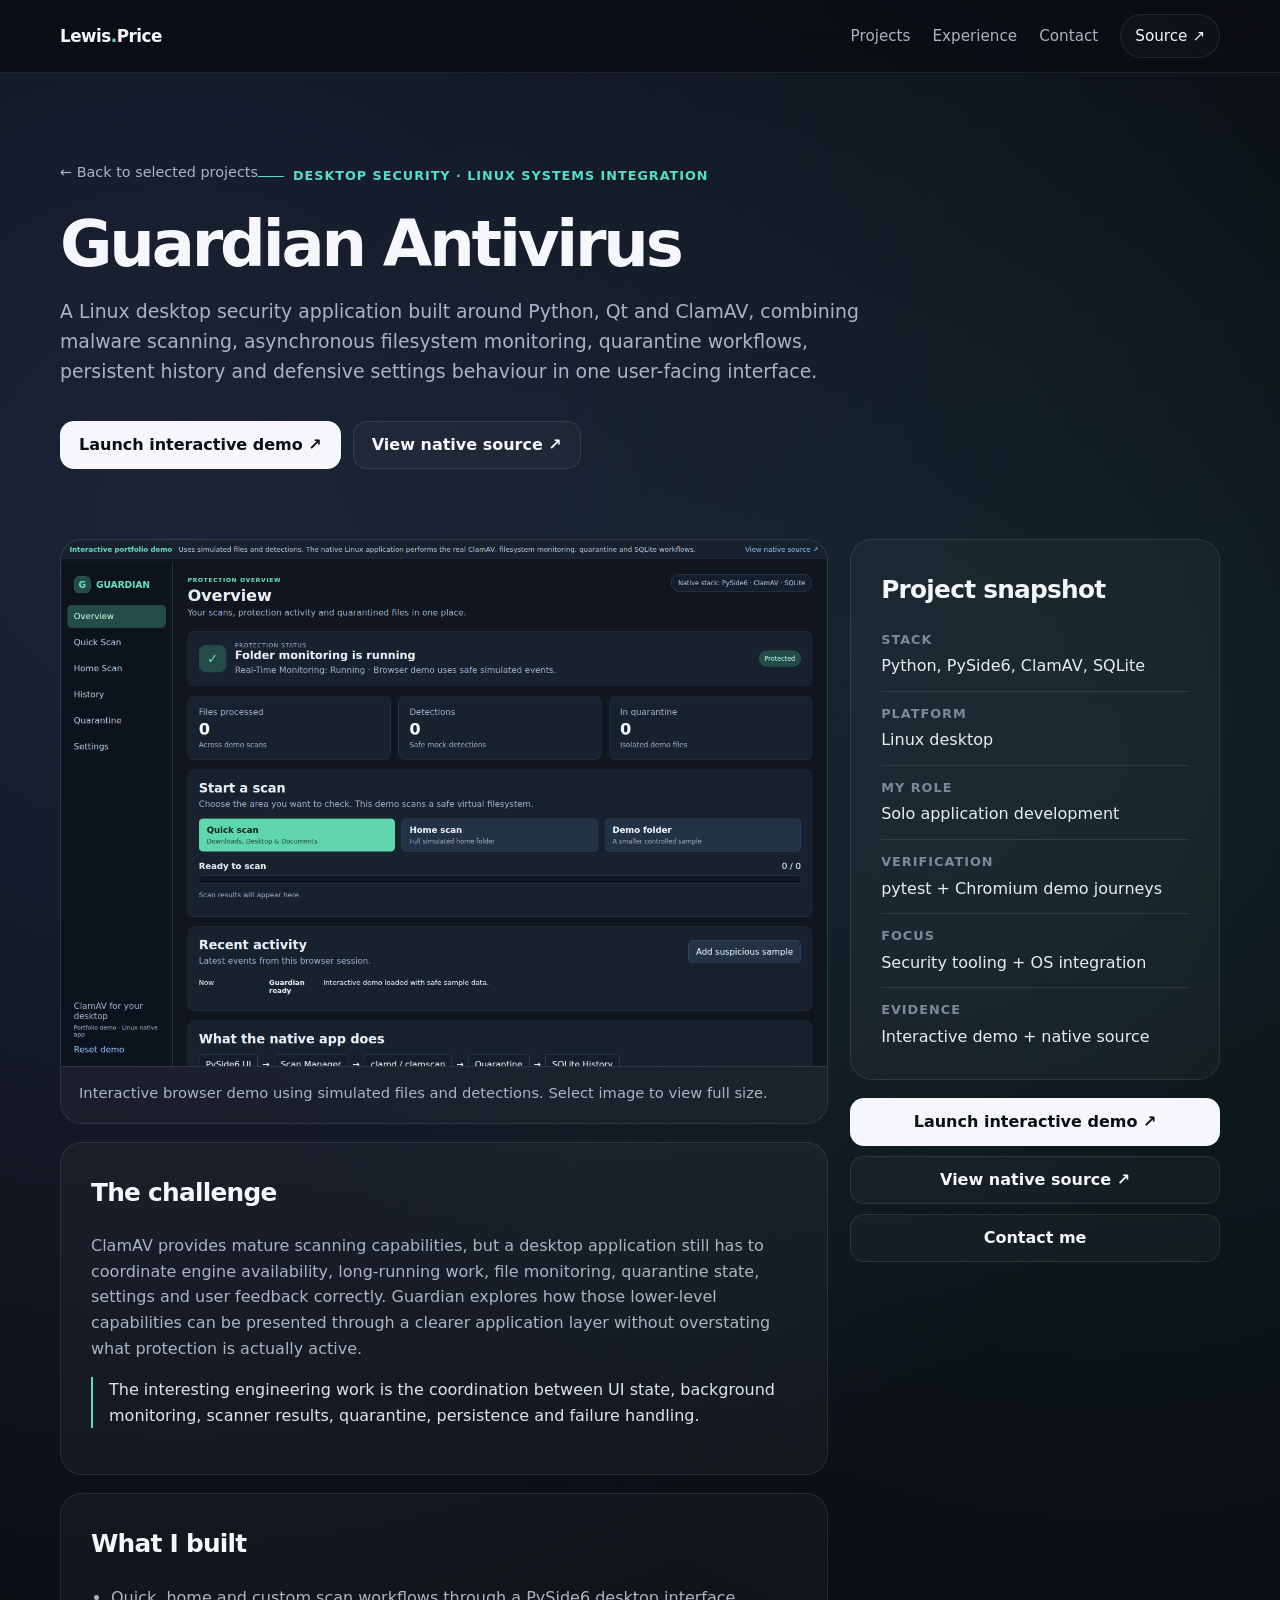
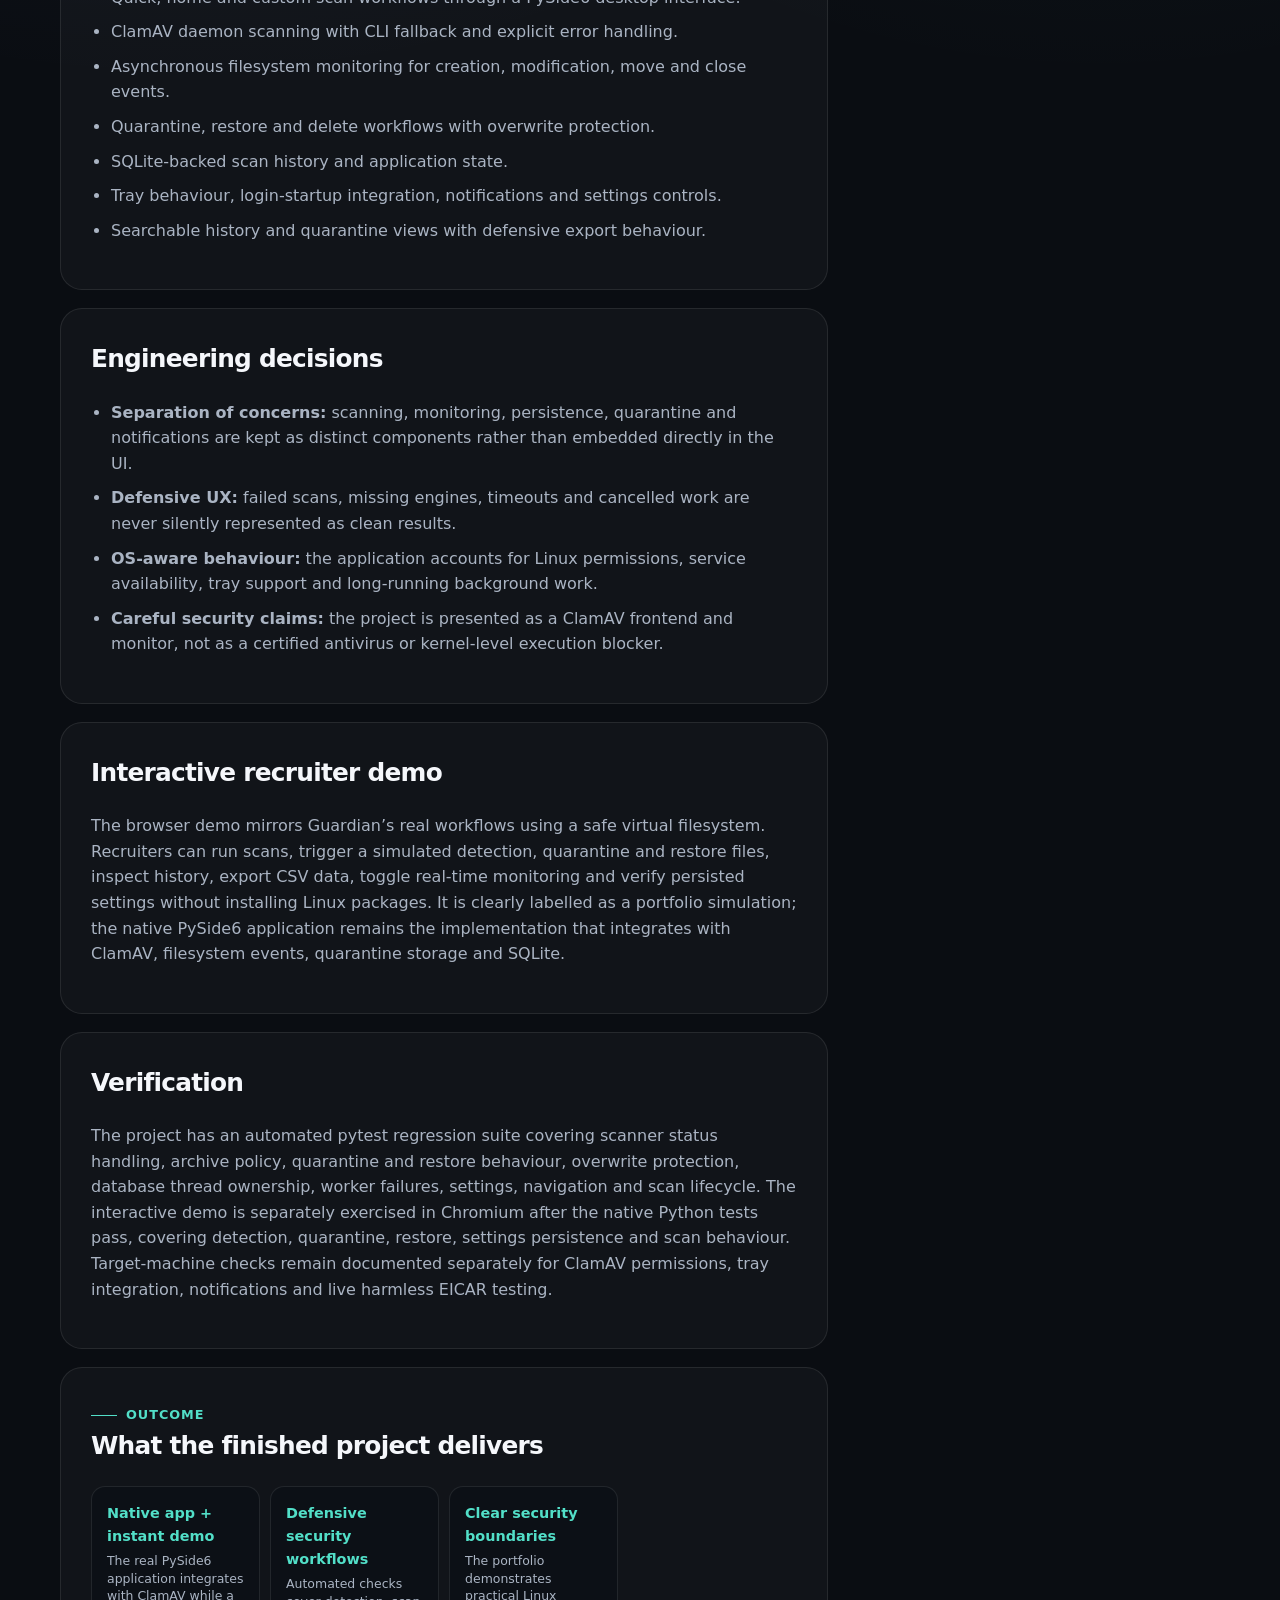
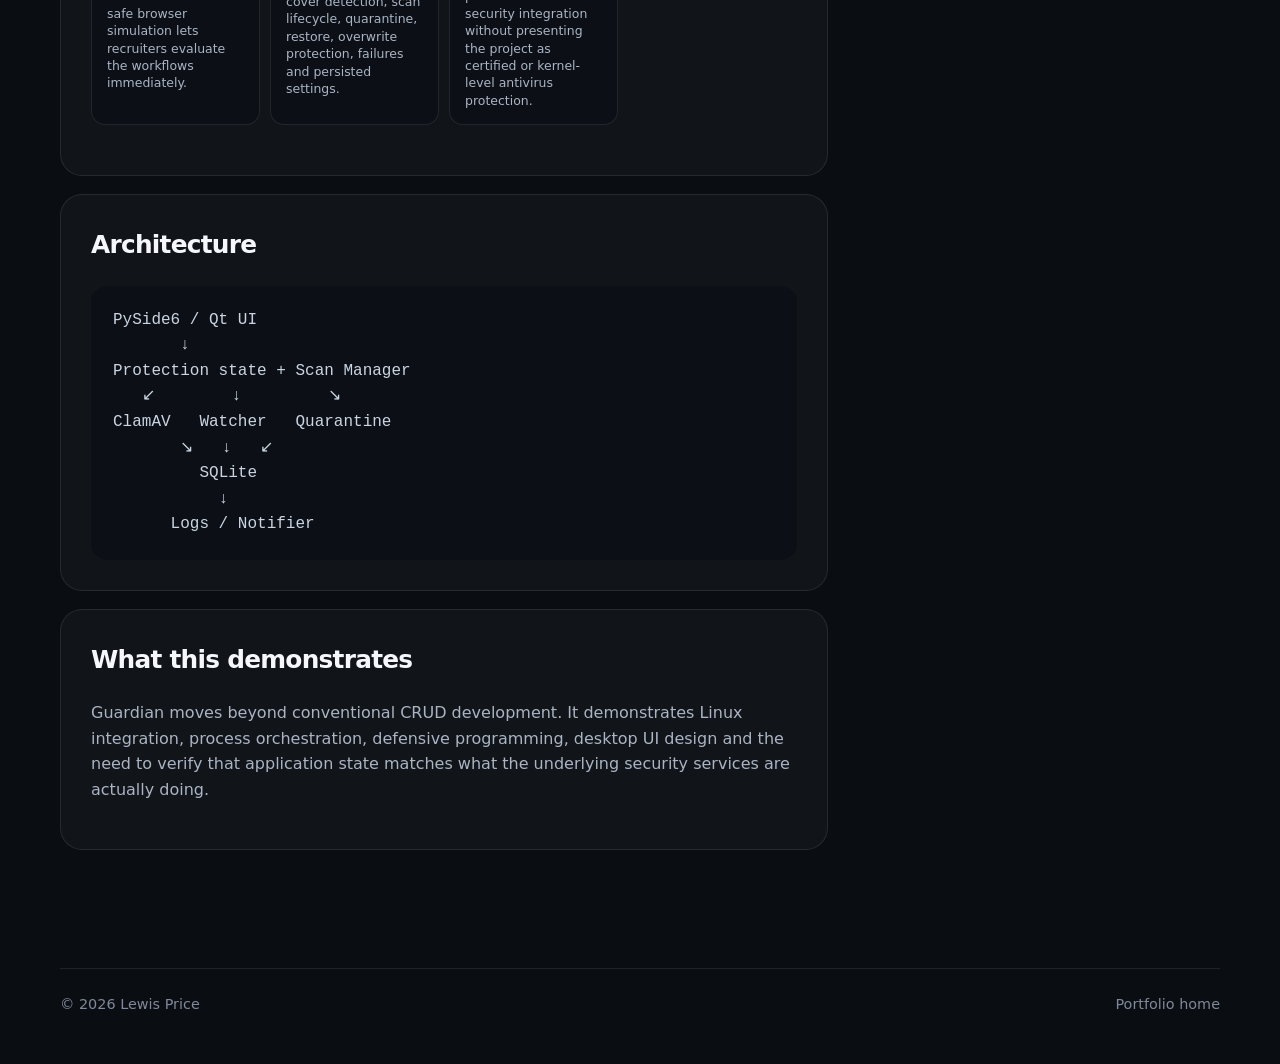
<file: projects/guardian.html>
<!doctype html><html lang="en"><head>
  <meta charset="utf-8">
  <meta name="viewport" content="width=device-width,initial-scale=1">
    <meta name="theme-color" content="#0a0d12">
  <meta name="color-scheme" content="dark">
  <meta name="robots" content="index,follow">
<meta name="description" content="Guardian Antivirus case study — a Python and PySide6 Linux security application integrating ClamAV, monitoring, quarantine and regression tests.">
  <meta property="og:title" content="Guardian Antivirus | Lewis Price">
  <meta property="og:description" content="Guardian Antivirus case study — a Python and PySide6 Linux security application integrating ClamAV, monitoring, quarantine and regression tests.">
  <meta property="og:type" content="article">
  <meta property="og:url" content="https://priceylewis.github.io/projects/guardian.html">
  <meta property="og:image" content="https://priceylewis.github.io/assets/screenshots/guardian-browser-overview.png">
  <meta property="og:image:width" content="1180">
  <meta property="og:image:height" content="820">
  <meta property="og:image:alt" content="Lewis Price software and technical portfolio">
  <meta name="twitter:card" content="summary_large_image">
  <meta name="twitter:title" content="Guardian Antivirus | Lewis Price">
  <meta name="twitter:description" content="Guardian Antivirus case study — a Python and PySide6 Linux security application integrating ClamAV, monitoring, quarantine and regression tests.">
  <meta name="twitter:image" content="https://priceylewis.github.io/assets/screenshots/guardian-browser-overview.png">
  <link rel="canonical" href="https://priceylewis.github.io/projects/guardian.html">
  <link rel="icon" href="../assets/favicon.svg" type="image/svg+xml">
  <link rel="manifest" href="../site.webmanifest">
  <title>Guardian Antivirus | Lewis Price</title>
  <link rel="stylesheet" href="../styles.css">
</head><body>
<a class="skip-link" href="#main-content">Skip to main content</a>
<header class="site-header">
  <div class="container nav">
    <a class="brand" href="../index.html" aria-label="Lewis Price portfolio home">Lewis<span>.</span>Price</a>
    <button class="nav-toggle" type="button" aria-expanded="false" aria-controls="primary-navigation" aria-label="Open navigation">
      <span></span><span></span><span></span>
    </button>
    <nav class="nav-links" id="primary-navigation" aria-label="Project navigation">
      <a href="../index.html#projects">Projects</a>
      <a href="../index.html#experience">Experience</a>
      <a href="../index.html#contact">Contact</a>
      <a class="nav-cta" href="https://github.com/PriceyLewis/Guardian-AntiVirus" target="_blank" rel="noreferrer">Source ↗</a>
    </nav>
  </div>
</header>
<main id="main-content"><section class="case-hero"><div class="container"><a class="breadcrumb" href="../index.html#projects">← Back to selected projects</a><div class="eyebrow">Desktop security · Linux systems integration</div><h1>Guardian Antivirus</h1><p class="lede">A Linux desktop security application built around Python, Qt and ClamAV, combining malware scanning, asynchronous filesystem monitoring, quarantine workflows, persistent history and defensive settings behaviour in one user-facing interface.</p><div class="hero-actions"><a class="btn primary" href="https://priceylewis.github.io/Guardian-AntiVirus/" target="_blank" rel="noreferrer">Launch interactive demo ↗</a><a class="btn secondary" href="https://github.com/PriceyLewis/Guardian-AntiVirus" target="_blank" rel="noreferrer">View native source ↗</a></div></div></section>
<section class="section" style="padding-top:20px"><div class="container case-grid"><div class="case-main">
<div class="case-card case-shot"><a class="screenshot-link" href="../assets/screenshots/guardian-browser-overview.png" target="_blank" rel="noopener" aria-label="Open full guardian screenshot"><img class="case-shot-image" src="../assets/screenshots/guardian-browser-overview.png" alt="Guardian browser demo showing scan controls, protection status and quarantine totals" width="1440" height="1125" loading="lazy" decoding="async"></a><div class="shot-caption">Interactive browser demo using simulated files and detections. Select image to view full size.</div></div>
<div class="case-card"><h2>The challenge</h2><p>ClamAV provides mature scanning capabilities, but a desktop application still has to coordinate engine availability, long-running work, file monitoring, quarantine state, settings and user feedback correctly. Guardian explores how those lower-level capabilities can be presented through a clearer application layer without overstating what protection is actually active.</p><p class="callout">The interesting engineering work is the coordination between UI state, background monitoring, scanner results, quarantine, persistence and failure handling.</p></div>
<div class="case-card"><h2>What I built</h2><ul><li>Quick, home and custom scan workflows through a PySide6 desktop interface.</li><li>ClamAV daemon scanning with CLI fallback and explicit error handling.</li><li>Asynchronous filesystem monitoring for creation, modification, move and close events.</li><li>Quarantine, restore and delete workflows with overwrite protection.</li><li>SQLite-backed scan history and application state.</li><li>Tray behaviour, login-startup integration, notifications and settings controls.</li><li>Searchable history and quarantine views with defensive export behaviour.</li></ul></div>
<div class="case-card"><h2>Engineering decisions</h2><ul><li><strong>Separation of concerns:</strong> scanning, monitoring, persistence, quarantine and notifications are kept as distinct components rather than embedded directly in the UI.</li><li><strong>Defensive UX:</strong> failed scans, missing engines, timeouts and cancelled work are never silently represented as clean results.</li><li><strong>OS-aware behaviour:</strong> the application accounts for Linux permissions, service availability, tray support and long-running background work.</li><li><strong>Careful security claims:</strong> the project is presented as a ClamAV frontend and monitor, not as a certified antivirus or kernel-level execution blocker.</li></ul></div>
<div class="case-card"><h2>Interactive recruiter demo</h2><p>The browser demo mirrors Guardian’s real workflows using a safe virtual filesystem. Recruiters can run scans, trigger a simulated detection, quarantine and restore files, inspect history, export CSV data, toggle real-time monitoring and verify persisted settings without installing Linux packages. It is clearly labelled as a portfolio simulation; the native PySide6 application remains the implementation that integrates with ClamAV, filesystem events, quarantine storage and SQLite.</p></div><div class="case-card"><h2>Verification</h2><p>The project has an automated pytest regression suite covering scanner status handling, archive policy, quarantine and restore behaviour, overwrite protection, database thread ownership, worker failures, settings, navigation and scan lifecycle. The interactive demo is separately exercised in Chromium after the native Python tests pass, covering detection, quarantine, restore, settings persistence and scan behaviour. Target-machine checks remain documented separately for ClamAV permissions, tray integration, notifications and live harmless EICAR testing.</p></div>
<div class="case-card"><div class="eyebrow">Outcome</div><h2>What the finished project delivers</h2><div class="verification-grid"><div><strong>Native app + instant demo</strong><span>The real PySide6 application integrates with ClamAV while a safe browser simulation lets recruiters evaluate the workflows immediately.</span></div><div><strong>Defensive security workflows</strong><span>Automated checks cover detection, scan lifecycle, quarantine, restore, overwrite protection, failures and persisted settings.</span></div><div><strong>Clear security boundaries</strong><span>The portfolio demonstrates practical Linux security integration without presenting the project as certified or kernel-level antivirus protection.</span></div></div></div>
<div class="case-card"><h2>Architecture</h2><div class="architecture">PySide6 / Qt UI
       ↓
Protection state + Scan Manager
   ↙        ↓         ↘
ClamAV   Watcher   Quarantine
       ↘   ↓   ↙
         SQLite
           ↓
      Logs / Notifier</div></div>
<div class="case-card"><h2>What this demonstrates</h2><p>Guardian moves beyond conventional CRUD development. It demonstrates Linux integration, process orchestration, defensive programming, desktop UI design and the need to verify that application state matches what the underlying security services are actually doing.</p></div>
</div><aside class="case-side"><div class="case-card"><h2>Project snapshot</h2><div class="stat-list"><div class="stat"><strong>Stack</strong><span>Python, PySide6, ClamAV, SQLite</span></div><div class="stat"><strong>Platform</strong><span>Linux desktop</span></div><div class="stat"><strong>My role</strong><span>Solo application development</span></div><div class="stat"><strong>Verification</strong><span>pytest + Chromium demo journeys</span></div><div class="stat"><strong>Focus</strong><span>Security tooling + OS integration</span></div><div class="stat"><strong>Evidence</strong><span>Interactive demo + native source</span></div></div></div><div class="case-actions"><a class="btn primary" href="https://priceylewis.github.io/Guardian-AntiVirus/" target="_blank" rel="noreferrer">Launch interactive demo ↗</a><a class="btn secondary" href="https://github.com/PriceyLewis/Guardian-AntiVirus" target="_blank" rel="noreferrer">View native source ↗</a><a class="btn secondary" href="../index.html#contact">Contact me</a></div></aside></div></section></main>
<footer><div class="container footer-inner"><span>© <span data-year></span> Lewis Price</span><a href="../index.html">Portfolio home</a></div></footer><script src="../script.js"></script></body></html>
</file>
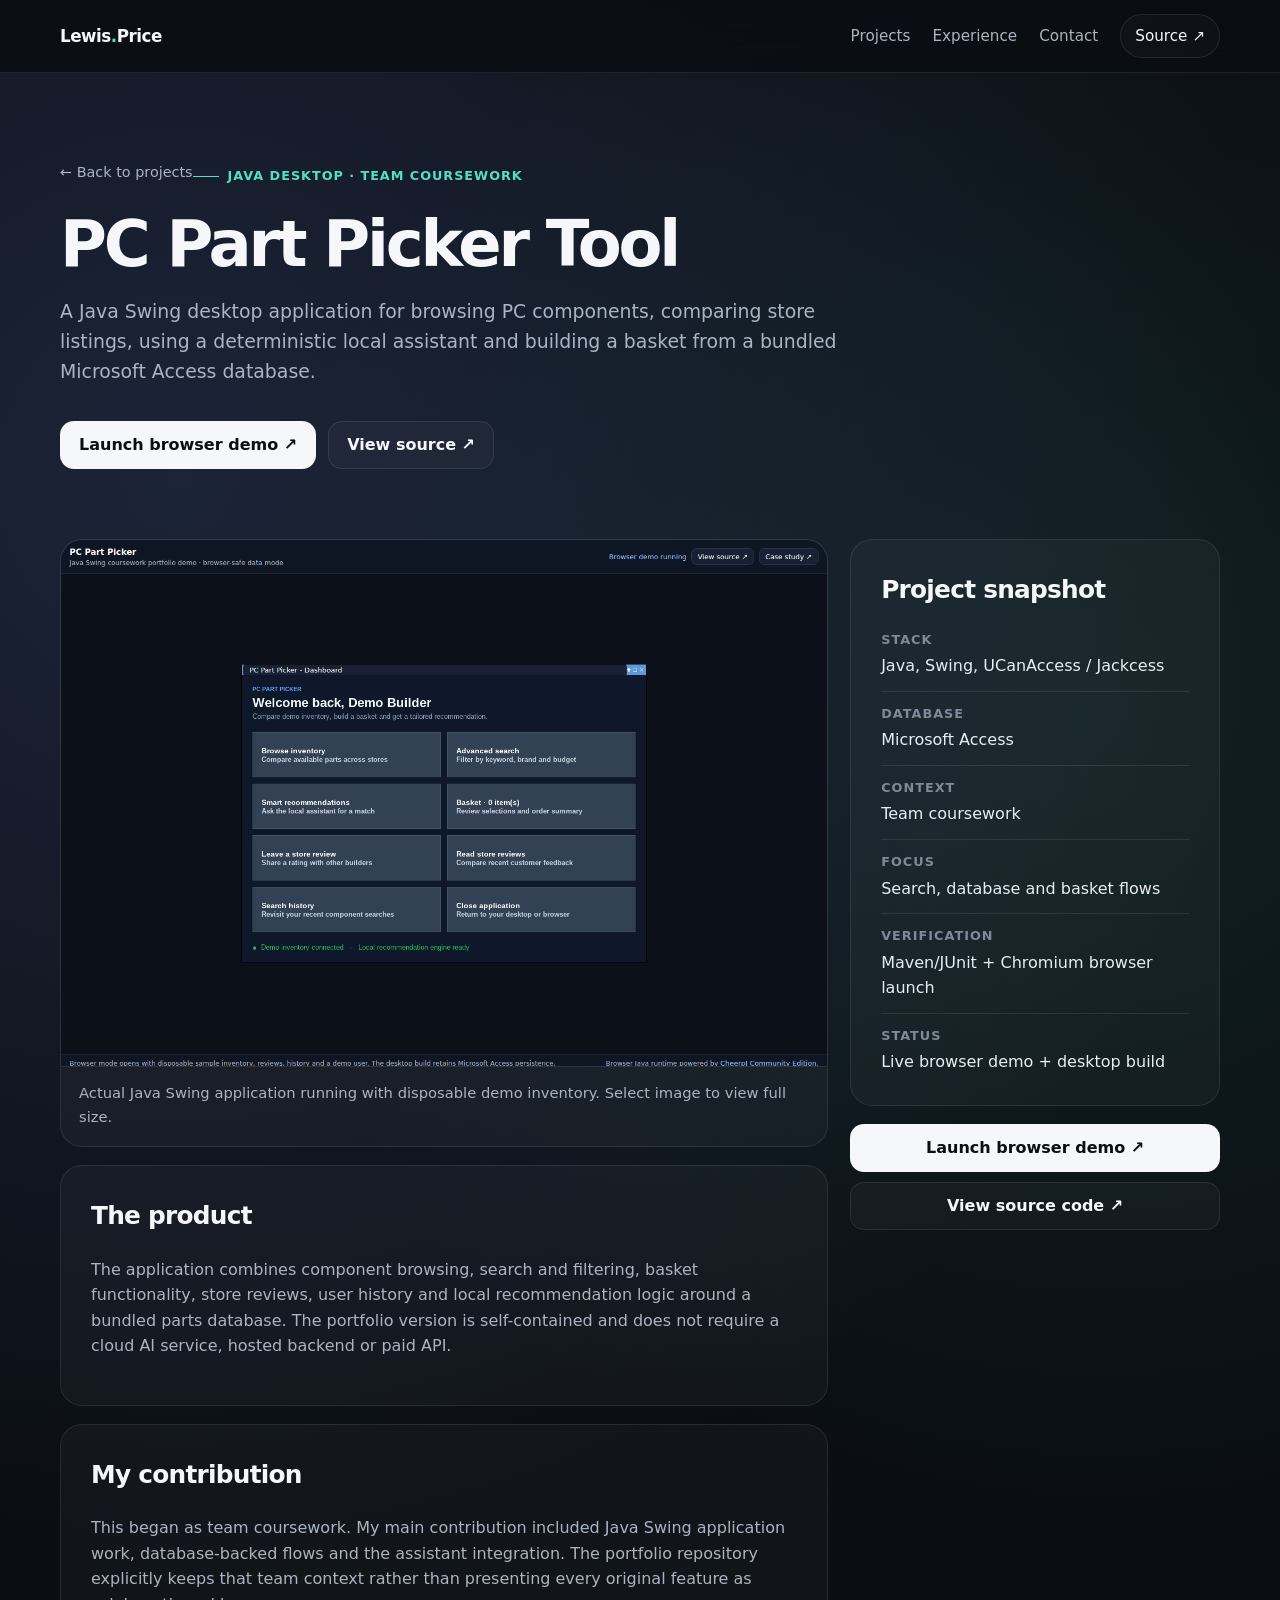
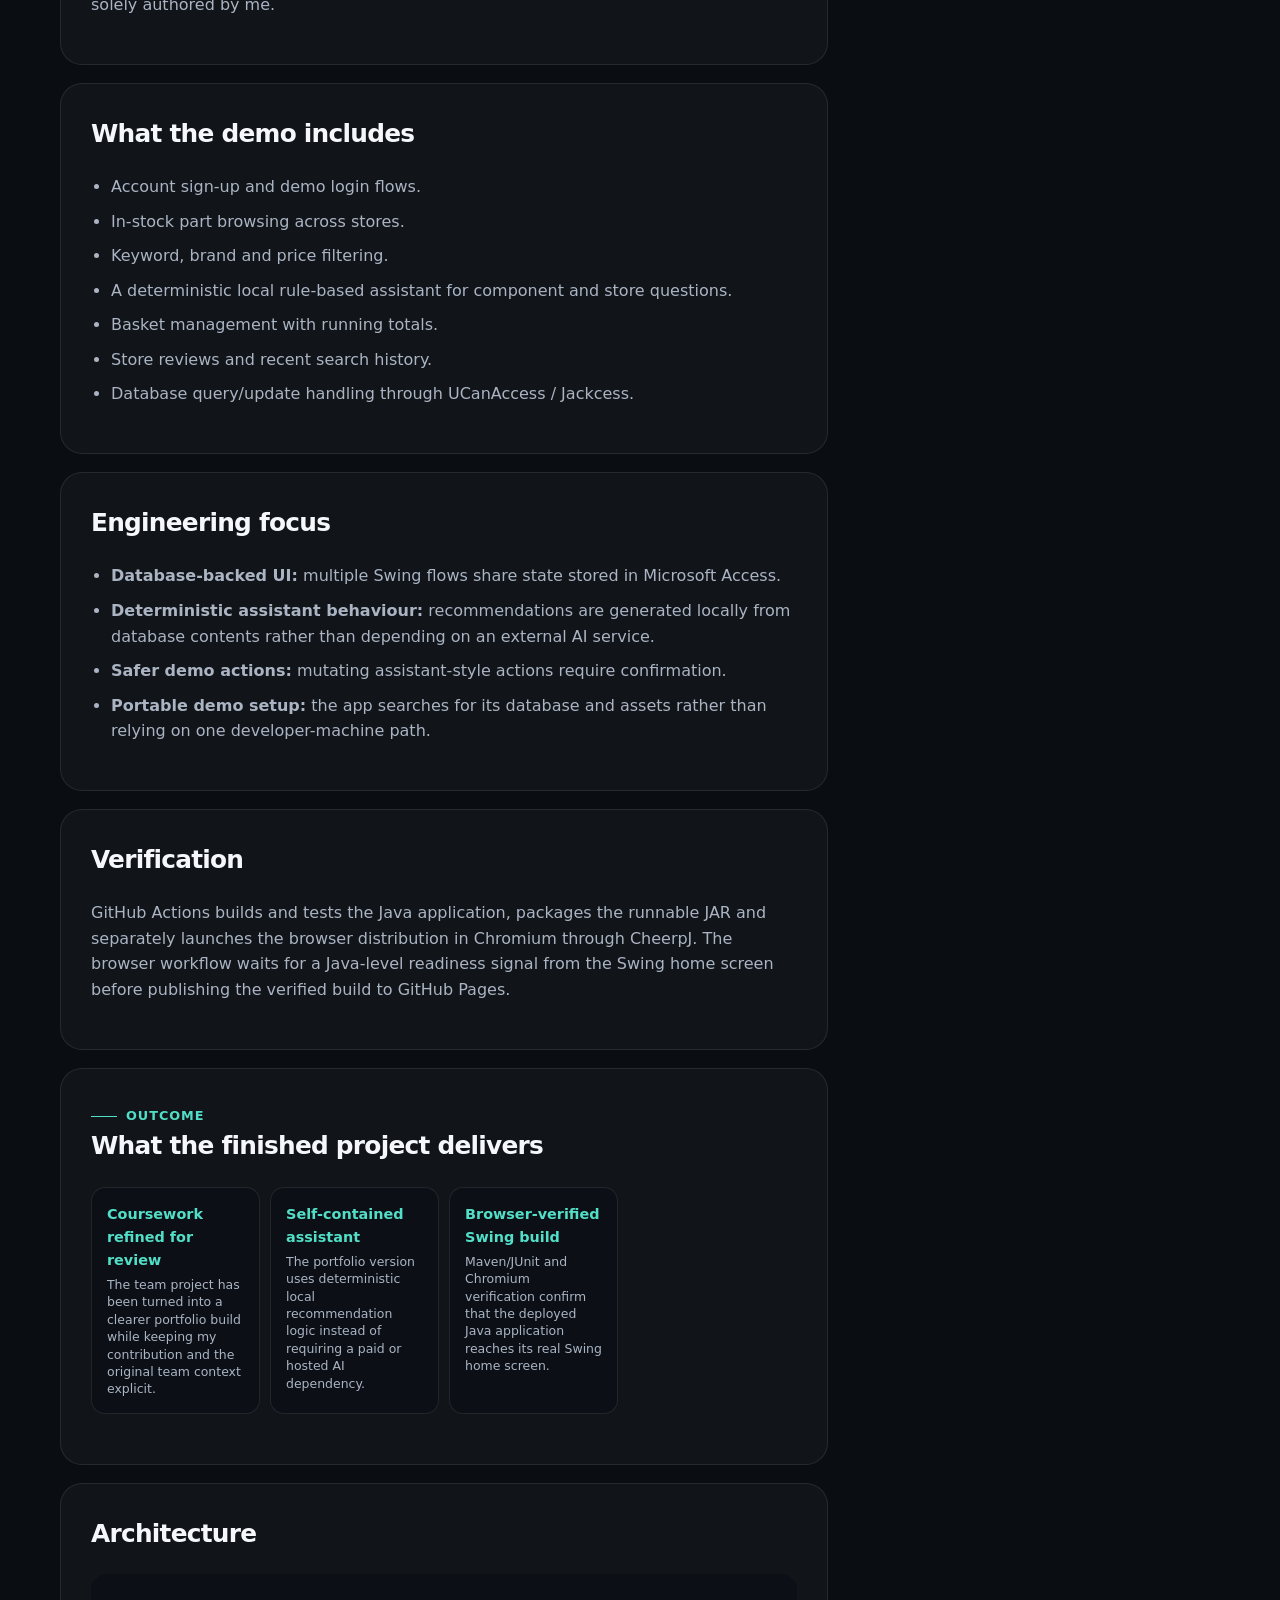
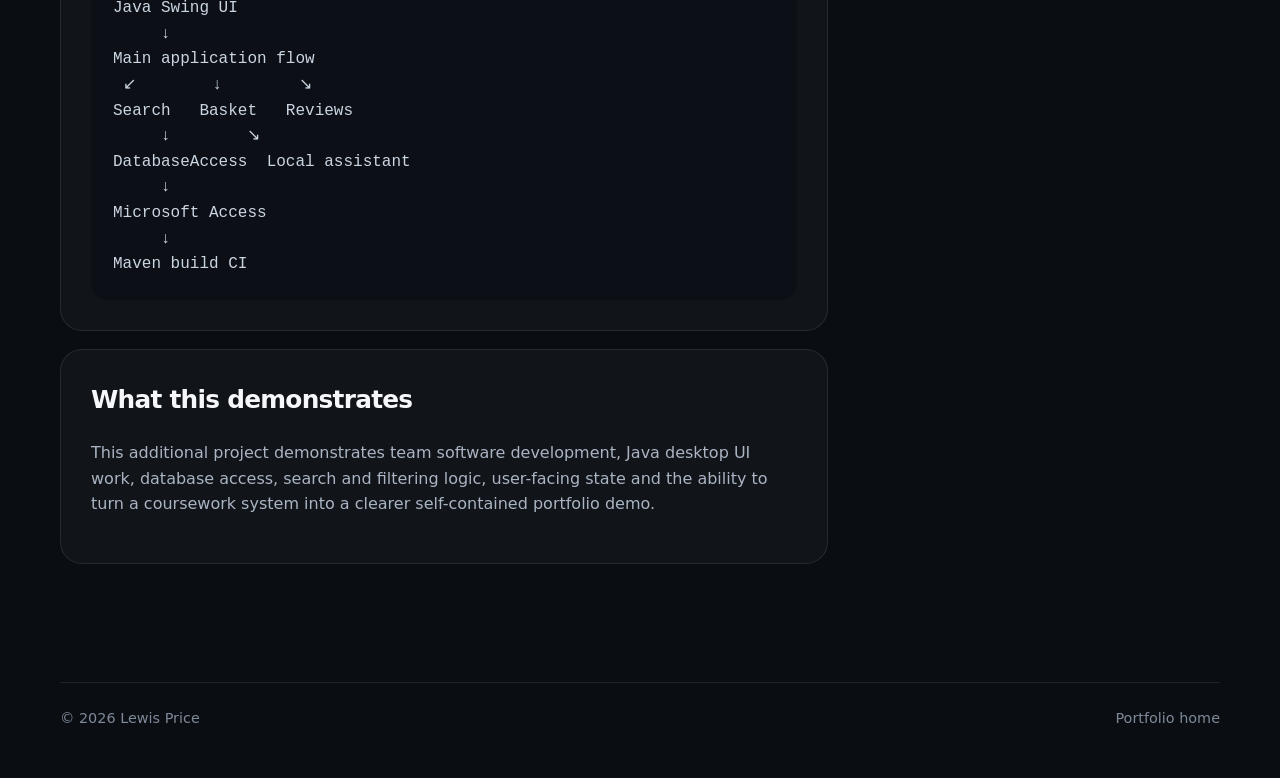
<file: projects/pc-part-picker.html>
<!doctype html><html lang="en"><head>
  <meta charset="utf-8">
  <meta name="viewport" content="width=device-width,initial-scale=1">
    <meta name="theme-color" content="#0a0d12">
  <meta name="color-scheme" content="dark">
  <meta name="robots" content="index,follow">
<meta name="description" content="PC Part Picker case study — Java Swing, Microsoft Access, a deterministic local recommendation assistant, Maven and CI.">
  <meta property="og:title" content="PC Part Picker Tool | Lewis Price">
  <meta property="og:description" content="PC Part Picker case study — Java Swing, Microsoft Access, a deterministic local recommendation assistant, Maven and CI.">
  <meta property="og:type" content="article">
  <meta property="og:url" content="https://priceylewis.github.io/projects/pc-part-picker.html">
  <meta property="og:image" content="https://priceylewis.github.io/assets/screenshots/pc-part-picker-dashboard.png">
  <meta property="og:image:alt" content="PC Part Picker Tool portfolio case study preview">
  <meta property="og:image:type" content="image/png">
  <meta property="og:image:width" content="1200">
  <meta property="og:image:height" content="630">
  <meta name="twitter:card" content="summary_large_image">
  <meta name="twitter:title" content="PC Part Picker Tool | Lewis Price">
  <meta name="twitter:description" content="PC Part Picker case study — Java Swing, Microsoft Access, a deterministic local recommendation assistant, Maven and CI.">
  <meta name="twitter:image" content="https://priceylewis.github.io/assets/screenshots/pc-part-picker-dashboard.png">
  <link rel="canonical" href="https://priceylewis.github.io/projects/pc-part-picker.html">
  <link rel="icon" href="../assets/favicon.svg" type="image/svg+xml">
  <link rel="manifest" href="../site.webmanifest">
  <title>PC Part Picker Tool | Lewis Price</title>
  <link rel="stylesheet" href="../styles.css">
</head><body>
<a class="skip-link" href="#main-content">Skip to main content</a>
<header class="site-header">
  <div class="container nav">
    <a class="brand" href="../index.html" aria-label="Lewis Price portfolio home">Lewis<span>.</span>Price</a>
    <button class="nav-toggle" type="button" aria-expanded="false" aria-controls="primary-navigation" aria-label="Open navigation">
      <span></span><span></span><span></span>
    </button>
    <nav class="nav-links" id="primary-navigation" aria-label="Project navigation">
      <a href="../index.html#projects">Projects</a>
      <a href="../index.html#experience">Experience</a>
      <a href="../index.html#contact">Contact</a>
      <a class="nav-cta" href="https://github.com/PriceyLewis/PCPartPickerTool-Demo" target="_blank" rel="noreferrer">Source ↗</a>
    </nav>
  </div>
</header>
<main id="main-content"><section class="case-hero"><div class="container"><a class="breadcrumb" href="../index.html#projects">← Back to projects</a><div class="eyebrow">Java desktop · Team coursework</div><h1>PC Part Picker Tool</h1><p class="lede">A Java Swing desktop application for browsing PC components, comparing store listings, using a deterministic local assistant and building a basket from a bundled Microsoft Access database.</p><div class="hero-actions"><a class="btn primary" href="https://priceylewis.github.io/PCPartPickerTool-Demo/" target="_blank" rel="noreferrer">Launch browser demo ↗</a><a class="btn secondary" href="https://github.com/PriceyLewis/PCPartPickerTool-Demo" target="_blank" rel="noreferrer">View source ↗</a></div></div></section>
<section class="section" style="padding-top:20px"><div class="container case-grid"><div class="case-main"><div class="case-card case-shot"><a class="screenshot-link" href="../assets/screenshots/pc-part-picker-dashboard.png" target="_blank" rel="noopener" aria-label="Open full pc-part-picker screenshot"><img class="case-shot-image" src="../assets/screenshots/pc-part-picker-dashboard.png" alt="PC Part Picker Java Swing dashboard with inventory, basket and recommendation tools" width="1440" height="1000" loading="lazy" decoding="async"></a><div class="shot-caption">Actual Java Swing application running with disposable demo inventory. Select image to view full size.</div></div>
<div class="case-card"><h2>The product</h2><p>The application combines component browsing, search and filtering, basket functionality, store reviews, user history and local recommendation logic around a bundled parts database. The portfolio version is self-contained and does not require a cloud AI service, hosted backend or paid API.</p></div>
<div class="case-card"><h2>My contribution</h2><p>This began as team coursework. My main contribution included Java Swing application work, database-backed flows and the assistant integration. The portfolio repository explicitly keeps that team context rather than presenting every original feature as solely authored by me.</p></div>
<div class="case-card"><h2>What the demo includes</h2><ul><li>Account sign-up and demo login flows.</li><li>In-stock part browsing across stores.</li><li>Keyword, brand and price filtering.</li><li>A deterministic local rule-based assistant for component and store questions.</li><li>Basket management with running totals.</li><li>Store reviews and recent search history.</li><li>Database query/update handling through UCanAccess / Jackcess.</li></ul></div>
<div class="case-card"><h2>Engineering focus</h2><ul><li><strong>Database-backed UI:</strong> multiple Swing flows share state stored in Microsoft Access.</li><li><strong>Deterministic assistant behaviour:</strong> recommendations are generated locally from database contents rather than depending on an external AI service.</li><li><strong>Safer demo actions:</strong> mutating assistant-style actions require confirmation.</li><li><strong>Portable demo setup:</strong> the app searches for its database and assets rather than relying on one developer-machine path.</li></ul></div>
<div class="case-card"><h2>Verification</h2><p>GitHub Actions builds and tests the Java application, packages the runnable JAR and separately launches the browser distribution in Chromium through CheerpJ. The browser workflow waits for a Java-level readiness signal from the Swing home screen before publishing the verified build to GitHub Pages.</p></div>
<div class="case-card"><div class="eyebrow">Outcome</div><h2>What the finished project delivers</h2><div class="verification-grid"><div><strong>Coursework refined for review</strong><span>The team project has been turned into a clearer portfolio build while keeping my contribution and the original team context explicit.</span></div><div><strong>Self-contained assistant</strong><span>The portfolio version uses deterministic local recommendation logic instead of requiring a paid or hosted AI dependency.</span></div><div><strong>Browser-verified Swing build</strong><span>Maven/JUnit and Chromium verification confirm that the deployed Java application reaches its real Swing home screen.</span></div></div></div>
<div class="case-card"><h2>Architecture</h2><div class="architecture">Java Swing UI
     ↓
Main application flow
 ↙        ↓        ↘
Search   Basket   Reviews
     ↓        ↘
DatabaseAccess  Local assistant
     ↓
Microsoft Access
     ↓
Maven build CI</div></div>
<div class="case-card"><h2>What this demonstrates</h2><p>This additional project demonstrates team software development, Java desktop UI work, database access, search and filtering logic, user-facing state and the ability to turn a coursework system into a clearer self-contained portfolio demo.</p></div></div><aside class="case-side"><div class="case-card"><h2>Project snapshot</h2><div class="stat-list"><div class="stat"><strong>Stack</strong><span>Java, Swing, UCanAccess / Jackcess</span></div><div class="stat"><strong>Database</strong><span>Microsoft Access</span></div><div class="stat"><strong>Context</strong><span>Team coursework</span></div><div class="stat"><strong>Focus</strong><span>Search, database and basket flows</span></div><div class="stat"><strong>Verification</strong><span>Maven/JUnit + Chromium browser launch</span></div><div class="stat"><strong>Status</strong><span>Live browser demo + desktop build</span></div></div></div><div class="case-actions"><a class="btn primary" href="https://priceylewis.github.io/PCPartPickerTool-Demo/" target="_blank" rel="noreferrer">Launch browser demo ↗</a><a class="btn secondary" href="https://github.com/PriceyLewis/PCPartPickerTool-Demo" target="_blank" rel="noreferrer">View source code ↗</a></div></aside></div></section></main>
<footer><div class="container footer-inner"><span>© <span data-year></span> Lewis Price</span><a href="../index.html">Portfolio home</a></div></footer><script src="../script.js"></script></body></html>
</file>
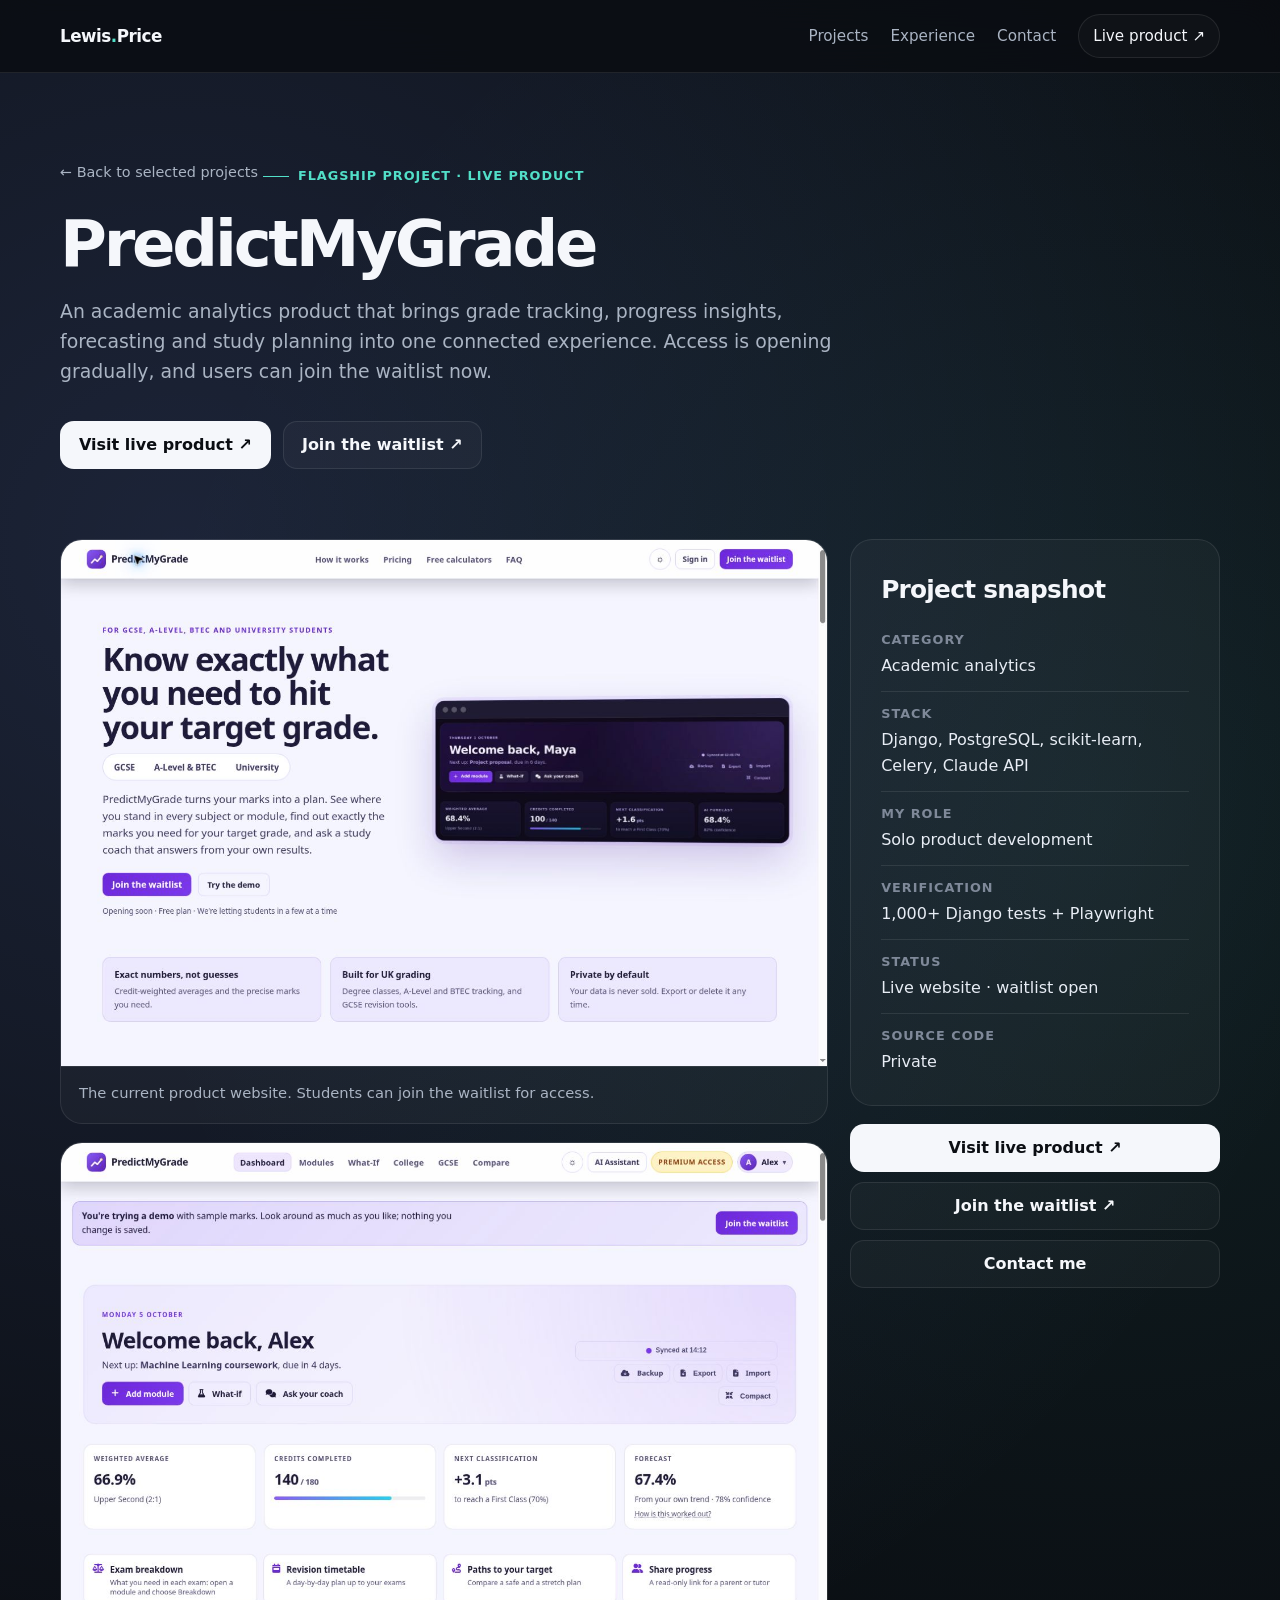
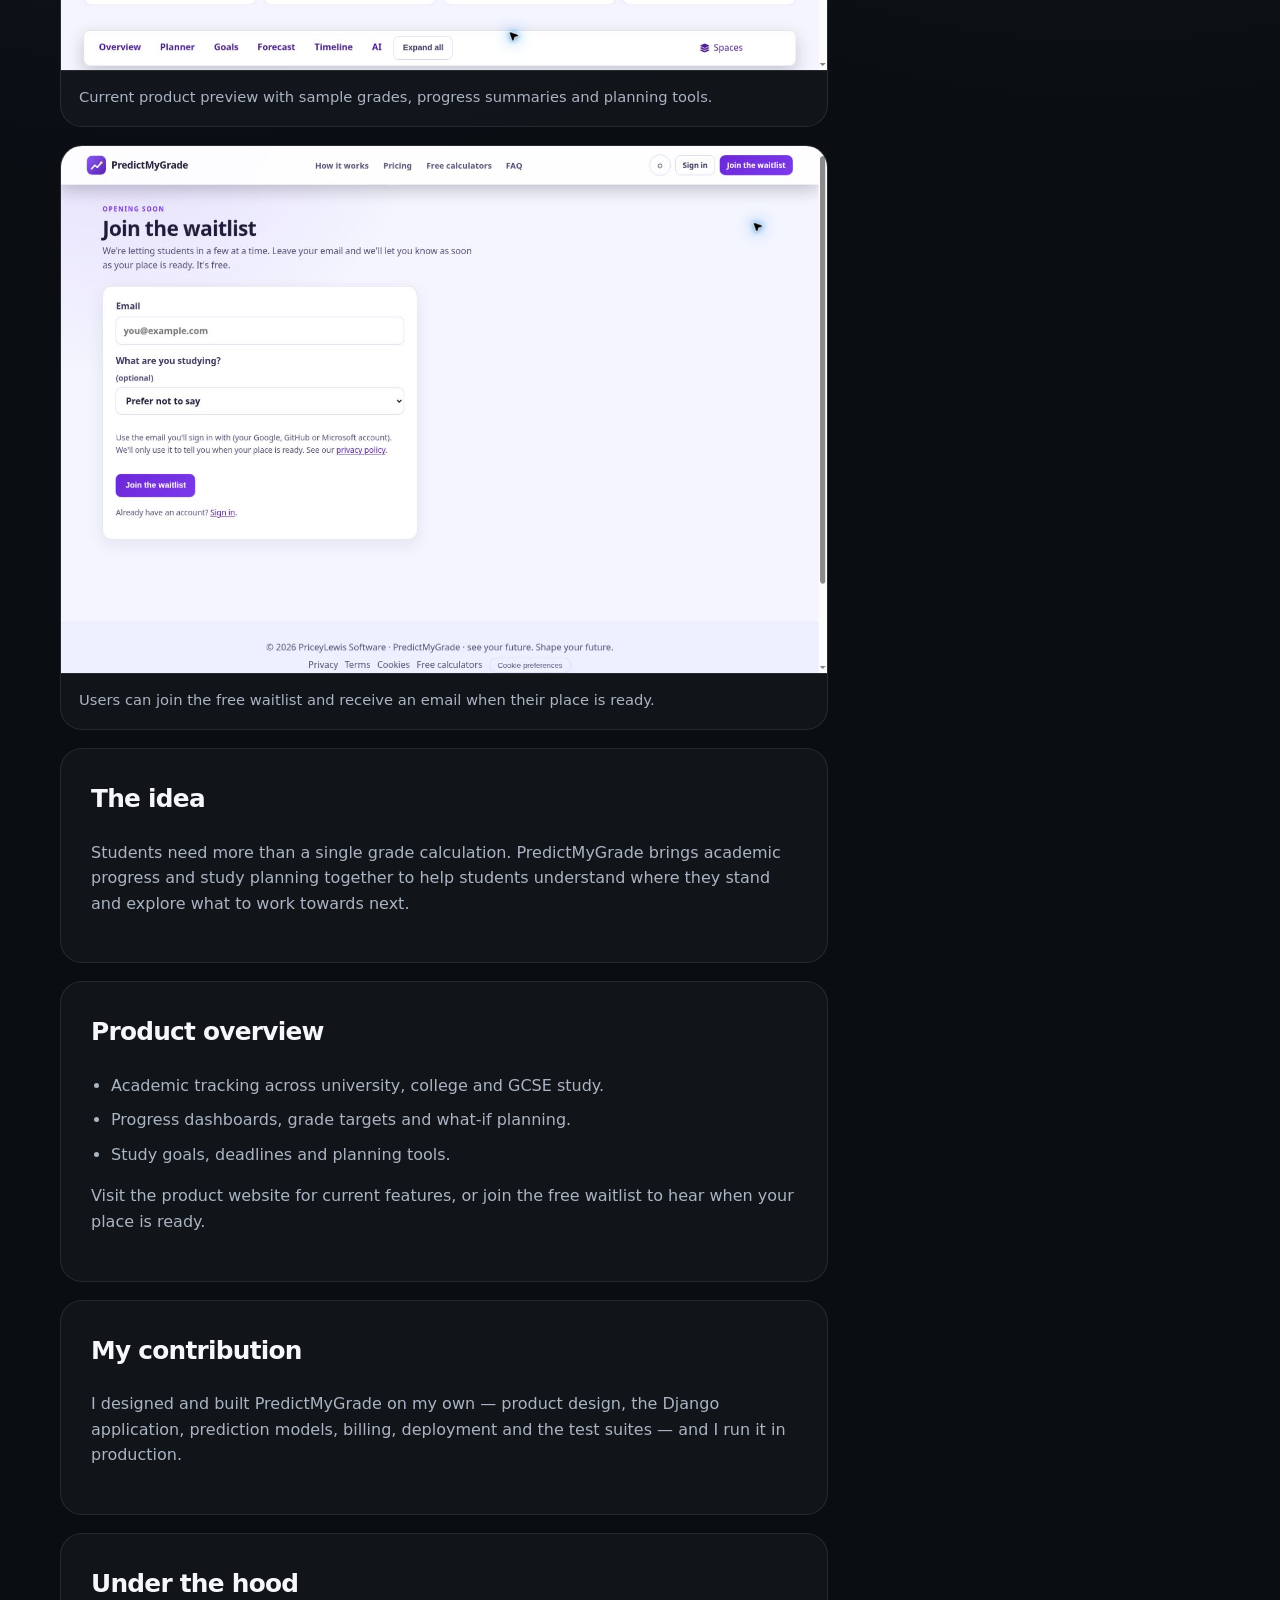
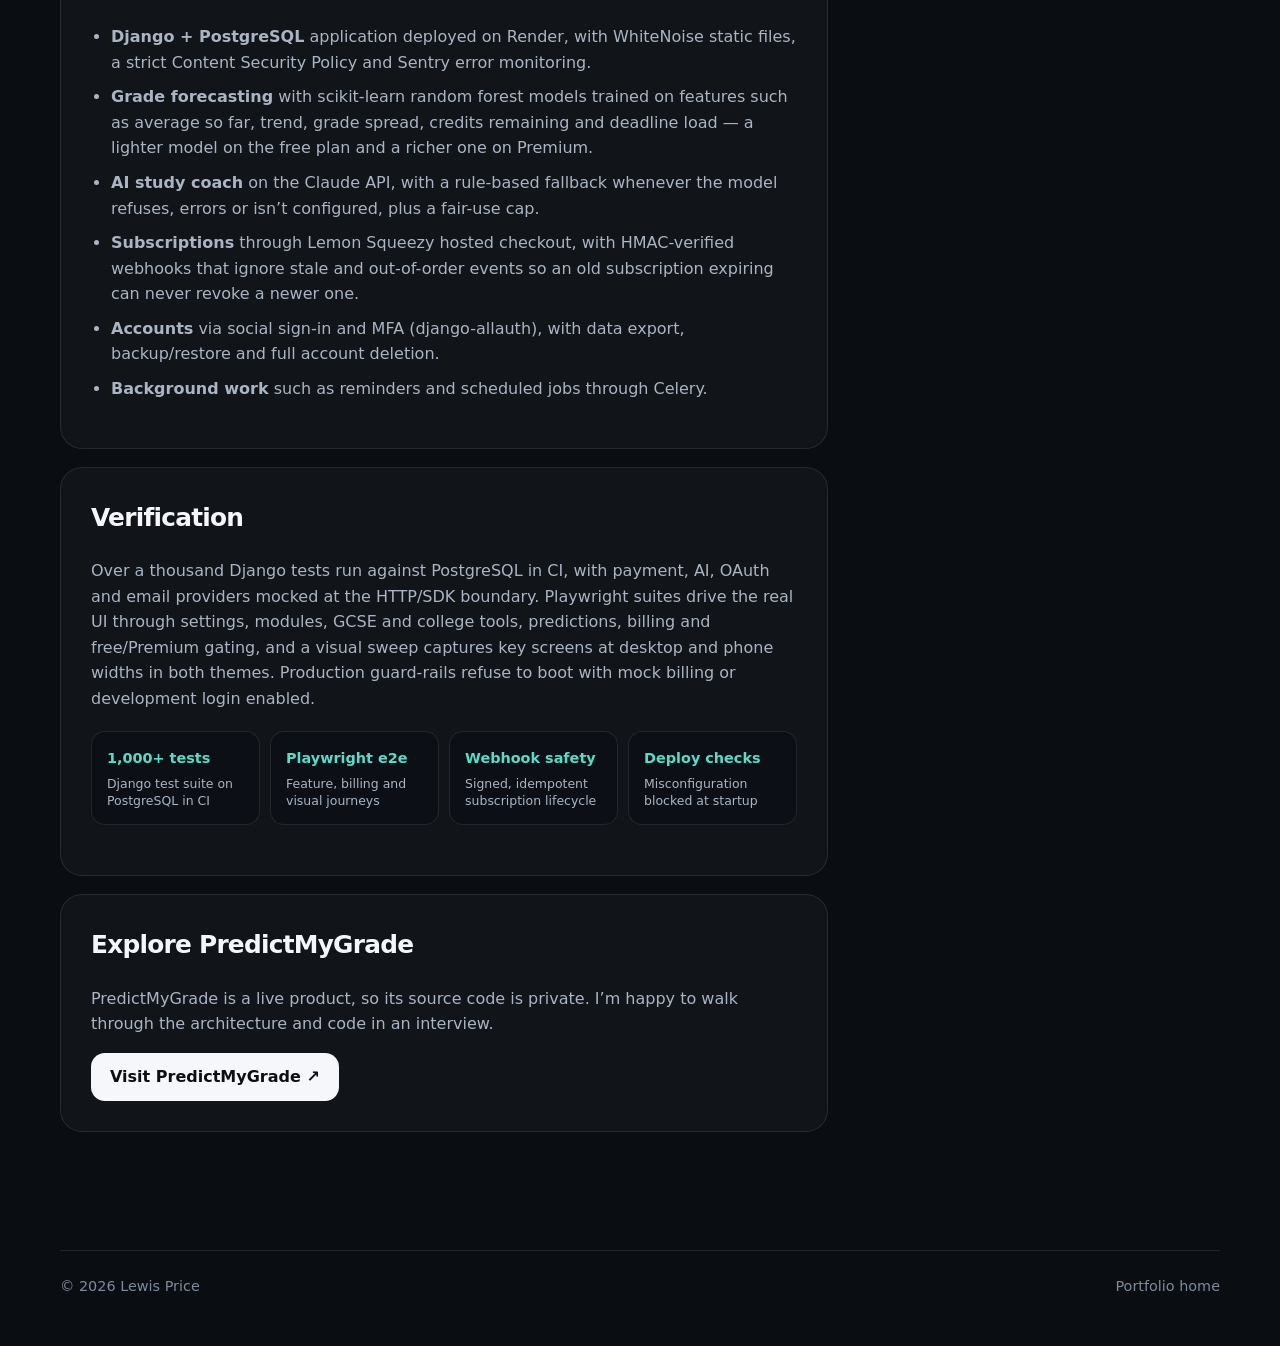
<file: projects/predictmygrade.html>
<!doctype html><html lang="en"><head>
  <meta charset="utf-8">
  <meta name="viewport" content="width=device-width,initial-scale=1">
    <meta name="theme-color" content="#0a0d12">
  <meta name="color-scheme" content="dark">
  <meta name="robots" content="index,follow">
<meta name="description" content="PredictMyGrade — an academic analytics product for grade tracking, progress insights and study planning. Visit the live product; source code is private.">
  <meta property="og:title" content="PredictMyGrade | Lewis Price">
  <meta property="og:description" content="PredictMyGrade — an academic analytics product for grade tracking, progress insights and study planning. Visit the live product; source code is private.">
  <meta property="og:type" content="article">
  <meta property="og:url" content="https://priceylewis.github.io/projects/predictmygrade.html">
  <meta property="og:image" content="https://priceylewis.github.io/assets/screenshots/predictmygrade-product-home.jpg">
  <meta property="og:image:width" content="1348">
  <meta property="og:image:height" content="926">
  <meta property="og:image:alt" content="PredictMyGrade academic dashboard preview">
  <meta property="og:image:type" content="image/jpeg">
  <meta name="twitter:card" content="summary_large_image">
  <meta name="twitter:title" content="PredictMyGrade | Lewis Price">
  <meta name="twitter:description" content="PredictMyGrade — an academic analytics product for grade tracking, progress insights and study planning. Visit the live product; source code is private.">
  <meta name="twitter:image" content="https://priceylewis.github.io/assets/screenshots/predictmygrade-product-home.jpg">
  <link rel="canonical" href="https://priceylewis.github.io/projects/predictmygrade.html">
  <link rel="icon" href="../assets/favicon.svg" type="image/svg+xml">
  <link rel="manifest" href="../site.webmanifest">
  <title>PredictMyGrade | Lewis Price</title>
  <link rel="stylesheet" href="../styles.css">
</head><body>
<a class="skip-link" href="#main-content">Skip to main content</a>
<header class="site-header">
  <div class="container nav">
    <a class="brand" href="../index.html" aria-label="Lewis Price portfolio home">Lewis<span>.</span>Price</a>
    <button class="nav-toggle" type="button" aria-expanded="false" aria-controls="primary-navigation" aria-label="Open navigation">
      <span></span><span></span><span></span>
    </button>
    <nav class="nav-links" id="primary-navigation" aria-label="Project navigation">
      <a href="../index.html#projects">Projects</a>
      <a href="../index.html#experience">Experience</a>
      <a href="../index.html#contact">Contact</a>
      <a class="nav-cta" href="https://predictmygrade.com/" target="_blank" rel="noreferrer">Live product ↗</a>
    </nav>
  </div>
</header>
<main id="main-content">
<section class="case-hero"><div class="container">
<a class="breadcrumb" href="../index.html#projects">← Back to selected projects</a>
<div class="eyebrow">Flagship project · Live product</div>
<h1>PredictMyGrade</h1>
<p class="lede">An academic analytics product that brings grade tracking, progress insights, forecasting and study planning into one connected experience. Access is opening gradually, and users can join the waitlist now.</p>
<div class="hero-actions"><a class="btn primary" href="https://predictmygrade.com/" target="_blank" rel="noreferrer">Visit live product ↗</a><a class="btn secondary" href="https://predictmygrade.com/waitlist/" target="_blank" rel="noreferrer">Join the waitlist ↗</a></div>
</div></section>
<section class="section" style="padding-top:20px"><div class="container case-grid"><div class="case-main">
<div class="case-card case-shot"><a class="screenshot-link" href="../assets/screenshots/predictmygrade-product-home.jpg" target="_blank" rel="noopener" aria-label="Open PredictMyGrade product homepage screenshot"><img class="case-shot-image" src="../assets/screenshots/predictmygrade-product-home.jpg" alt="PredictMyGrade product homepage" width="1348" height="926" loading="lazy" decoding="async"></a><div class="shot-caption">The current product website. Students can join the waitlist for access.</div></div><div class="case-card case-shot"><a class="screenshot-link" href="../assets/screenshots/predictmygrade-product-dashboard.jpg" target="_blank" rel="noopener" aria-label="Open PredictMyGrade academic dashboard using sample data screenshot"><img class="case-shot-image" src="../assets/screenshots/predictmygrade-product-dashboard.jpg" alt="PredictMyGrade academic dashboard using sample data" width="1348" height="926" loading="lazy" decoding="async"></a><div class="shot-caption">Current product preview with sample grades, progress summaries and planning tools.</div></div><div class="case-card case-shot"><a class="screenshot-link" href="../assets/screenshots/predictmygrade-product-waitlist.jpg" target="_blank" rel="noopener" aria-label="Open PredictMyGrade waitlist page screenshot"><img class="case-shot-image" src="../assets/screenshots/predictmygrade-product-waitlist.jpg" alt="PredictMyGrade waitlist page" width="1348" height="926" loading="lazy" decoding="async"></a><div class="shot-caption">Users can join the free waitlist and receive an email when their place is ready.</div></div><div class="case-card"><h2>The idea</h2><p>Students need more than a single grade calculation. PredictMyGrade brings academic progress and study planning together to help students understand where they stand and explore what to work towards next.</p></div>
<div class="case-card"><h2>Product overview</h2><ul><li>Academic tracking across university, college and GCSE study.</li><li>Progress dashboards, grade targets and what-if planning.</li><li>Study goals, deadlines and planning tools.</li></ul><p>Visit the product website for current features, or join the free waitlist to hear when your place is ready.</p></div>
<div class="case-card"><h2>My contribution</h2><p>I designed and built PredictMyGrade on my own — product design, the Django application, prediction models, billing, deployment and the test suites — and I run it in production.</p></div>
<div class="case-card"><h2>Under the hood</h2><ul><li><strong>Django + PostgreSQL</strong> application deployed on Render, with WhiteNoise static files, a strict Content Security Policy and Sentry error monitoring.</li><li><strong>Grade forecasting</strong> with scikit-learn random forest models trained on features such as average so far, trend, grade spread, credits remaining and deadline load — a lighter model on the free plan and a richer one on Premium.</li><li><strong>AI study coach</strong> on the Claude API, with a rule-based fallback whenever the model refuses, errors or isn’t configured, plus a fair-use cap.</li><li><strong>Subscriptions</strong> through Lemon Squeezy hosted checkout, with HMAC-verified webhooks that ignore stale and out-of-order events so an old subscription expiring can never revoke a newer one.</li><li><strong>Accounts</strong> via social sign-in and MFA (django-allauth), with data export, backup/restore and full account deletion.</li><li><strong>Background work</strong> such as reminders and scheduled jobs through Celery.</li></ul></div>
<div class="case-card"><h2>Verification</h2><p>Over a thousand Django tests run against PostgreSQL in CI, with payment, AI, OAuth and email providers mocked at the HTTP/SDK boundary. Playwright suites drive the real UI through settings, modules, GCSE and college tools, predictions, billing and free/Premium gating, and a visual sweep captures key screens at desktop and phone widths in both themes. Production guard-rails refuse to boot with mock billing or development login enabled.</p>
<div class="verification-grid"><div><strong>1,000+ tests</strong><span>Django test suite on PostgreSQL in CI</span></div><div><strong>Playwright e2e</strong><span>Feature, billing and visual journeys</span></div><div><strong>Webhook safety</strong><span>Signed, idempotent subscription lifecycle</span></div><div><strong>Deploy checks</strong><span>Misconfiguration blocked at startup</span></div></div></div>
<div class="case-card"><h2>Explore PredictMyGrade</h2><p>PredictMyGrade is a live product, so its source code is private. I’m happy to walk through the architecture and code in an interview.</p><a class="btn primary" href="https://predictmygrade.com/" target="_blank" rel="noreferrer">Visit PredictMyGrade ↗</a></div>
</div><aside class="case-side"><div class="case-card"><h2>Project snapshot</h2><div class="stat-list"><div class="stat"><strong>Category</strong><span>Academic analytics</span></div><div class="stat"><strong>Stack</strong><span>Django, PostgreSQL, scikit-learn, Celery, Claude API</span></div><div class="stat"><strong>My role</strong><span>Solo product development</span></div><div class="stat"><strong>Verification</strong><span>1,000+ Django tests + Playwright</span></div><div class="stat"><strong>Status</strong><span>Live website · waitlist open</span></div><div class="stat"><strong>Source code</strong><span>Private</span></div></div></div><div class="case-actions"><a class="btn primary" href="https://predictmygrade.com/" target="_blank" rel="noreferrer">Visit live product ↗</a><a class="btn secondary" href="https://predictmygrade.com/waitlist/" target="_blank" rel="noreferrer">Join the waitlist ↗</a><a class="btn secondary" href="../index.html#contact">Contact me</a></div></aside></div></section>
</main>
<footer><div class="container footer-inner"><span>© <span data-year></span> Lewis Price</span><a href="../index.html">Portfolio home</a></div></footer><script src="../script.js"></script></body></html>
</file>
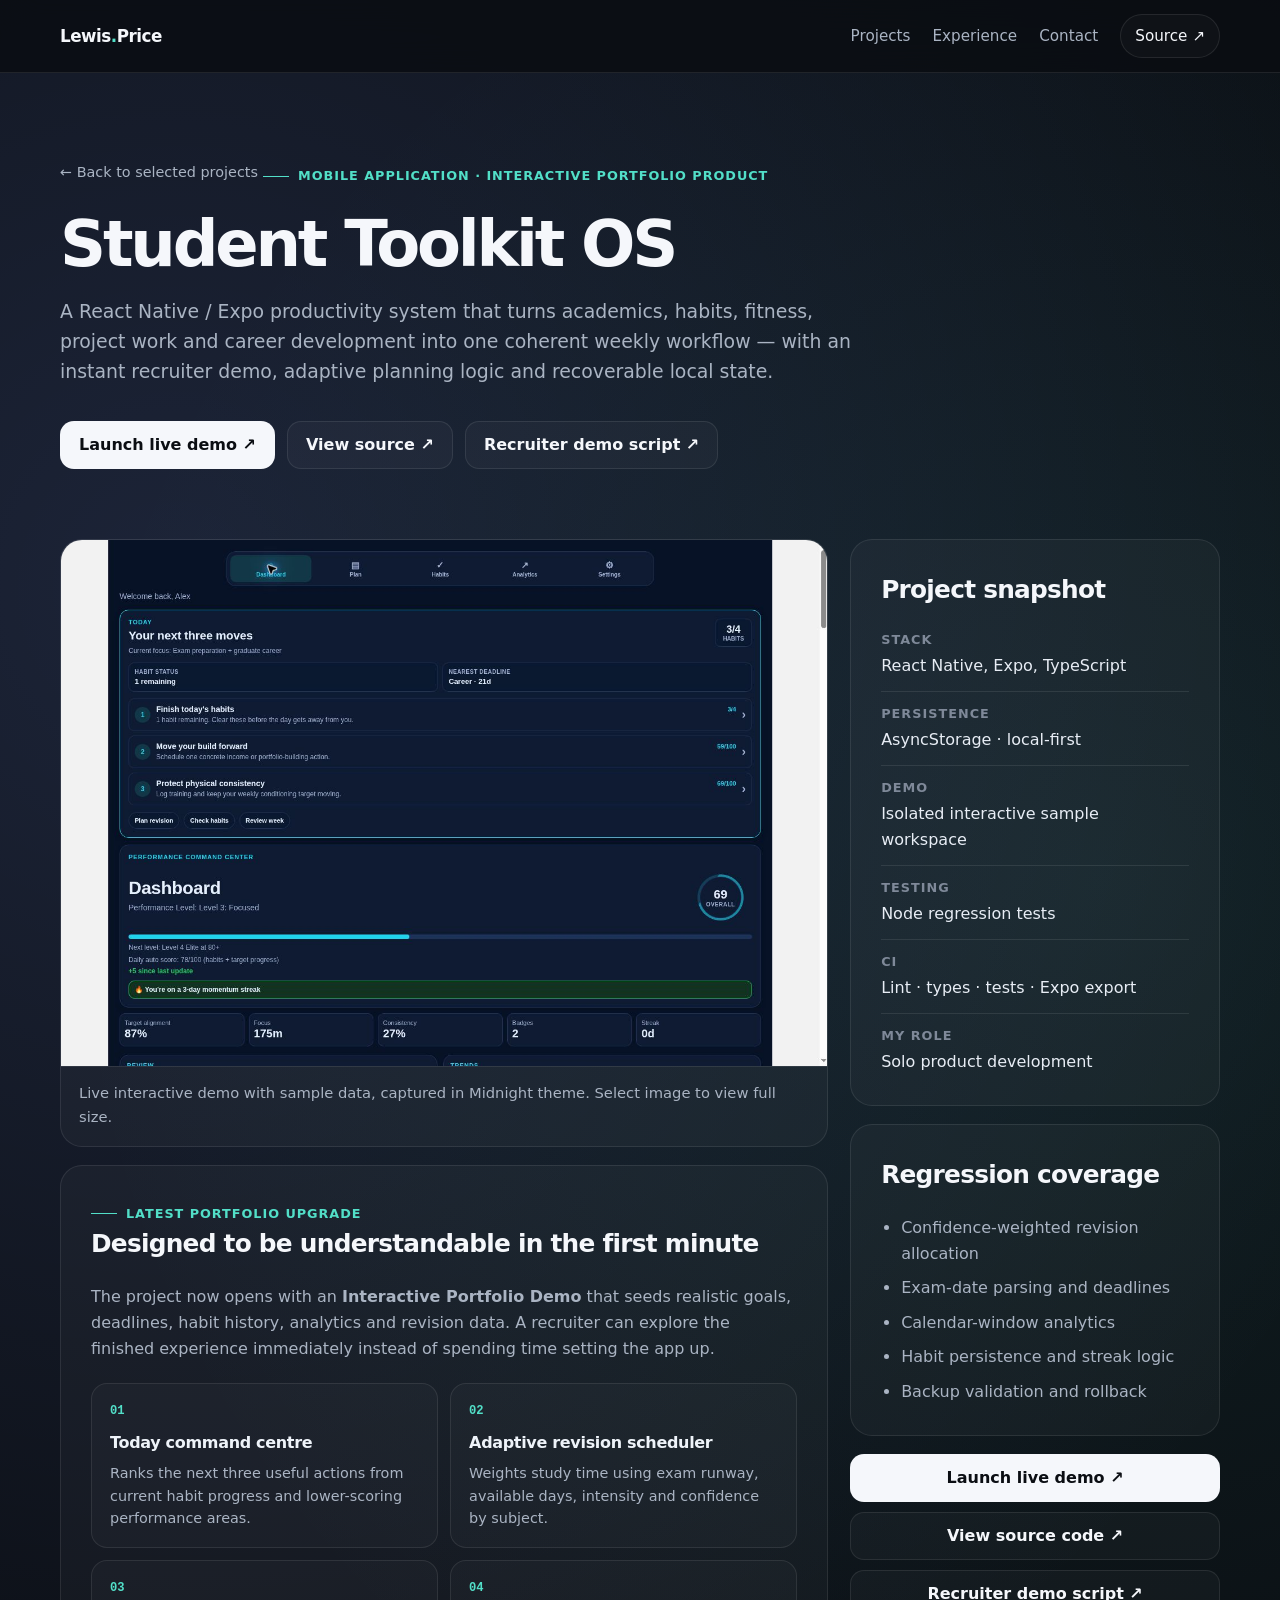
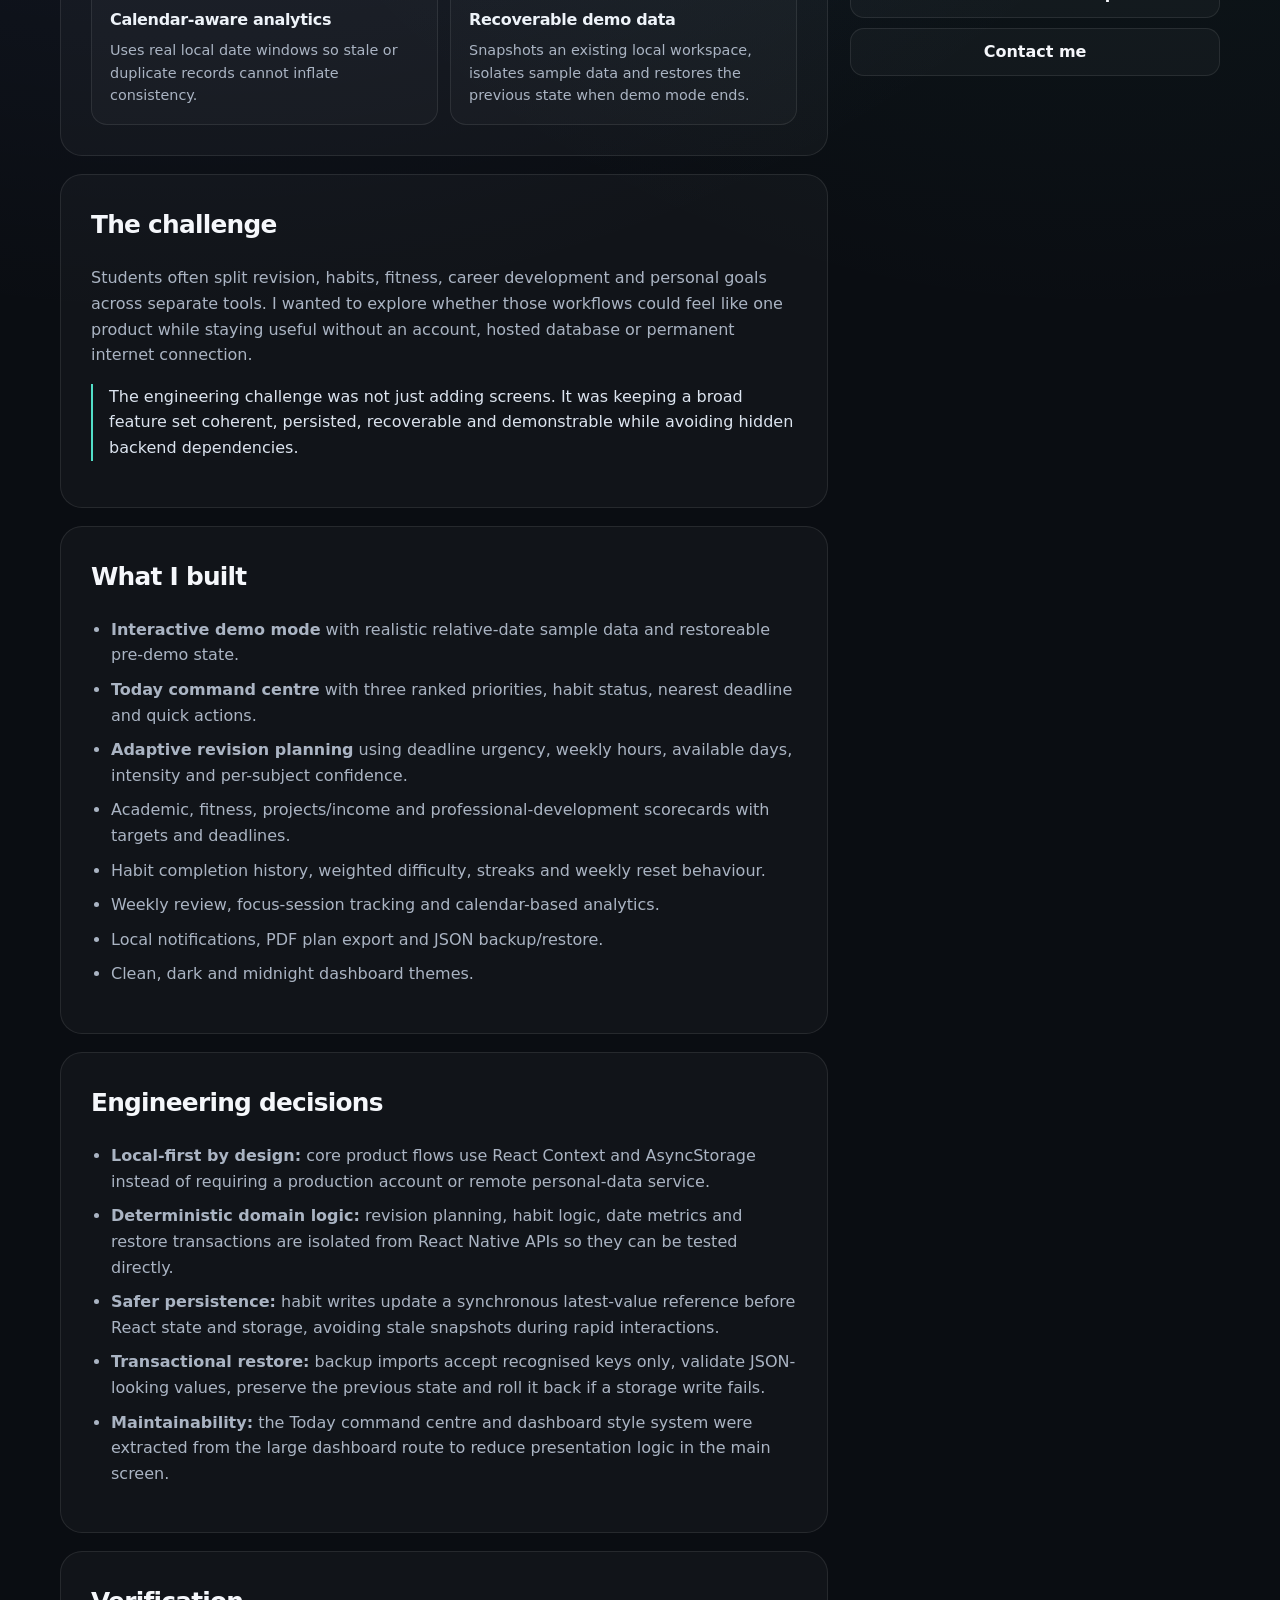
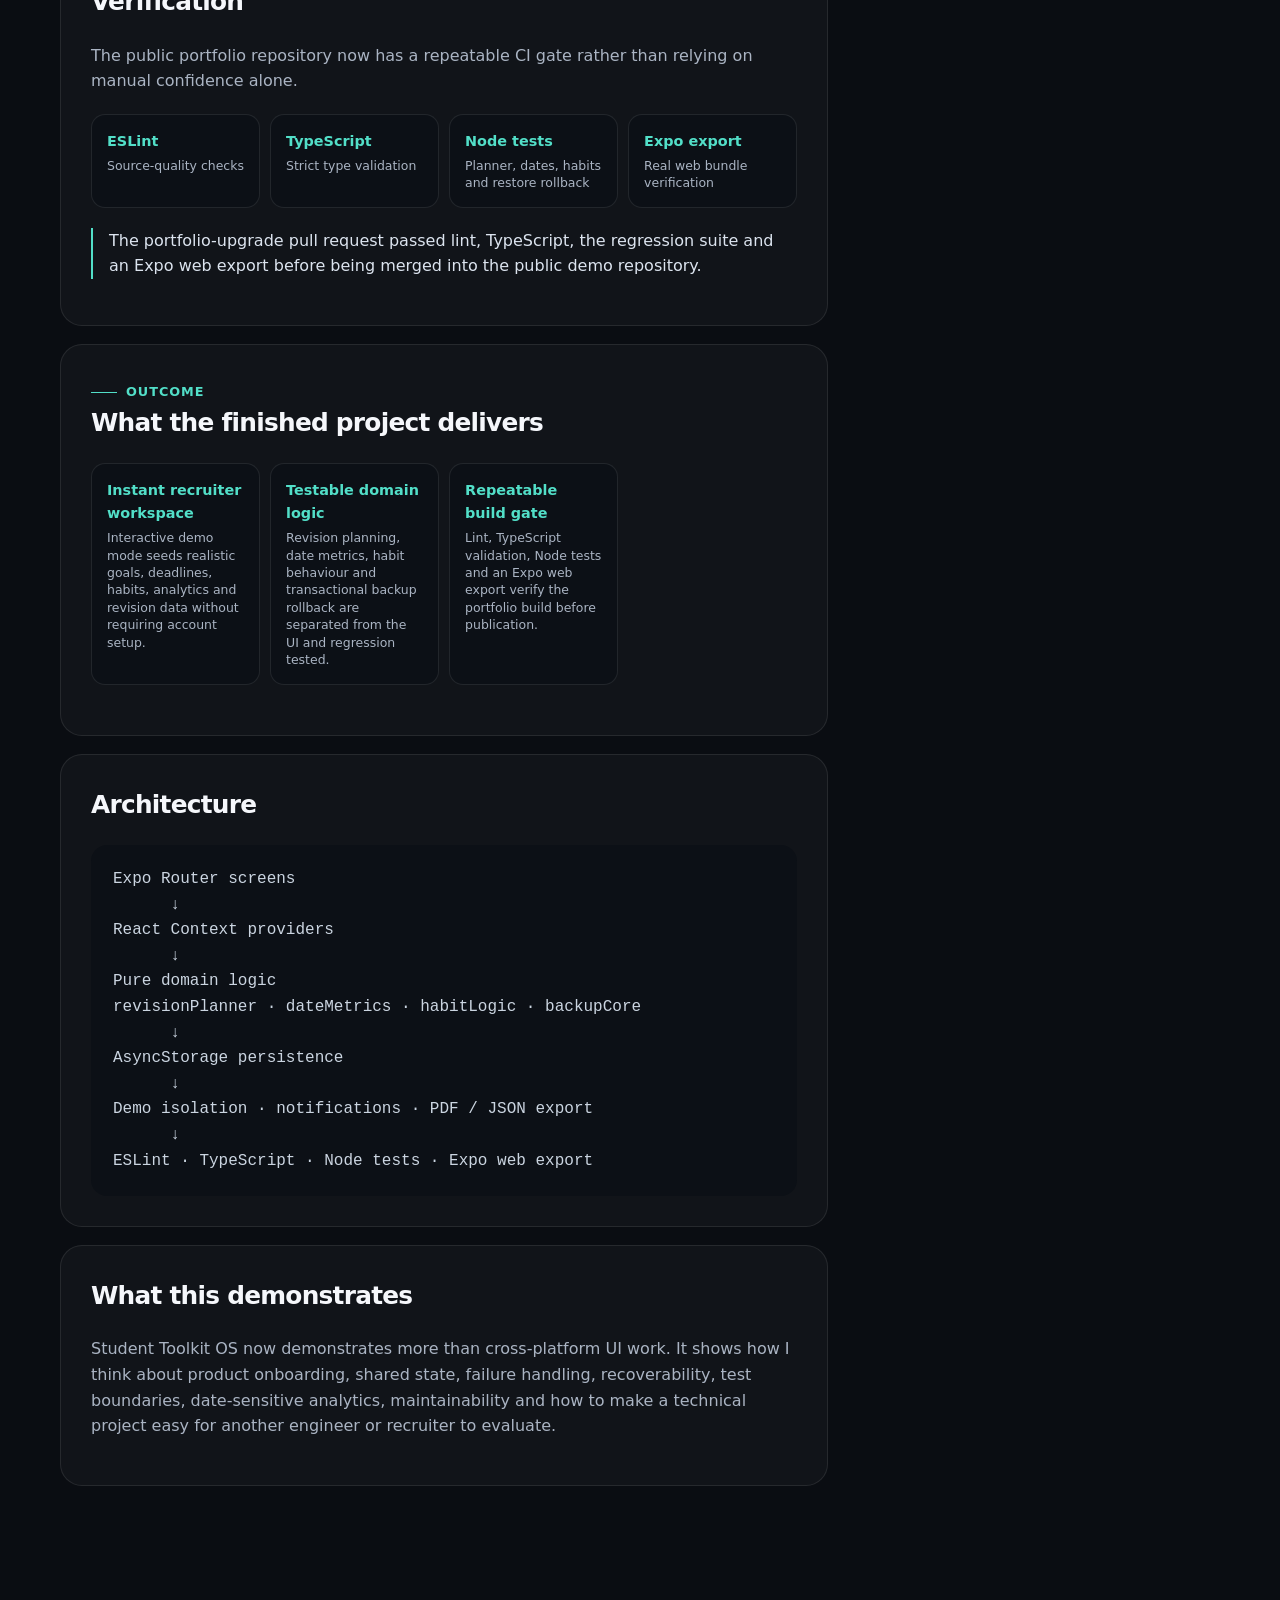
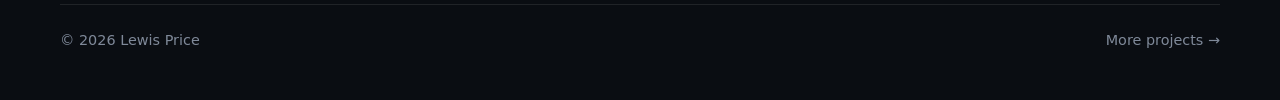
<file: projects/student-toolkit.html>
<!doctype html>
<html lang="en">
<head>
  <meta charset="utf-8">
  <meta name="viewport" content="width=device-width,initial-scale=1">
    <meta name="theme-color" content="#0a0d12">
  <meta name="color-scheme" content="dark">
  <meta name="robots" content="index,follow">
<meta name="description" content="Student Toolkit OS case study — React Native and Expo product engineering with adaptive planning, local persistence, analytics and automated verification.">
  <meta property="og:title" content="Student Toolkit OS | Lewis Price">
  <meta property="og:description" content="Student Toolkit OS case study — React Native and Expo product engineering with adaptive planning, local persistence, analytics and automated verification.">
  <meta property="og:type" content="article">
  <meta property="og:url" content="https://priceylewis.github.io/projects/student-toolkit.html">
  <meta property="og:image" content="https://priceylewis.github.io/assets/screenshots/student-toolkit-dashboard-midnight.jpg">
  <meta property="og:image:width" content="1440">
  <meta property="og:image:height" content="1000">
  <meta property="og:image:alt" content="Lewis Price software and technical portfolio">
  <meta name="twitter:card" content="summary_large_image">
  <meta name="twitter:title" content="Student Toolkit OS | Lewis Price">
  <meta name="twitter:description" content="Student Toolkit OS case study — React Native and Expo product engineering with adaptive planning, local persistence, analytics and automated verification.">
  <meta name="twitter:image" content="https://priceylewis.github.io/assets/screenshots/student-toolkit-dashboard-midnight.jpg">
  <link rel="canonical" href="https://priceylewis.github.io/projects/student-toolkit.html">
  <link rel="icon" href="../assets/favicon.svg" type="image/svg+xml">
  <link rel="manifest" href="../site.webmanifest">
  <title>Student Toolkit OS | Lewis Price</title>
  <link rel="stylesheet" href="../styles.css">
</head>
<body>
<a class="skip-link" href="#main-content">Skip to main content</a>
<header class="site-header">
  <div class="container nav">
    <a class="brand" href="../index.html" aria-label="Lewis Price portfolio home">Lewis<span>.</span>Price</a>
    <button class="nav-toggle" type="button" aria-expanded="false" aria-controls="primary-navigation" aria-label="Open navigation">
      <span></span><span></span><span></span>
    </button>
    <nav class="nav-links" id="primary-navigation" aria-label="Project navigation">
      <a href="../index.html#projects">Projects</a>
      <a href="../index.html#experience">Experience</a>
      <a href="../index.html#contact">Contact</a>
      <a class="nav-cta" href="https://github.com/PriceyLewis/StudentToolKit-OS-Demo" target="_blank" rel="noreferrer">Source ↗</a>
    </nav>
  </div>
</header>

<main id="main-content">
  <section class="case-hero">
    <div class="container">
      <a class="breadcrumb" href="../index.html#projects">← Back to selected projects</a>
      <div class="eyebrow">Mobile application · Interactive portfolio product</div>
      <h1>Student Toolkit OS</h1>
      <p class="lede">A React Native / Expo productivity system that turns academics, habits, fitness, project work and career development into one coherent weekly workflow — with an instant recruiter demo, adaptive planning logic and recoverable local state.</p>
      <div class="hero-actions">
        <a class="btn primary" href="https://priceylewis.github.io/StudentToolKit-OS-Demo/" target="_blank" rel="noreferrer">Launch live demo ↗</a>
        <a class="btn secondary" href="https://github.com/PriceyLewis/StudentToolKit-OS-Demo" target="_blank" rel="noreferrer">View source ↗</a>
        <a class="btn secondary" href="https://github.com/PriceyLewis/StudentToolKit-OS-Demo/blob/main/docs/demo-script.md" target="_blank" rel="noreferrer">Recruiter demo script ↗</a>
      </div>
    </div>
  </section>

  <section class="section" style="padding-top:20px">
    <div class="container case-grid">
      <div class="case-main">
        <div class="case-card case-shot">
          <a class="screenshot-link" href="../assets/screenshots/student-toolkit-dashboard-midnight.jpg" target="_blank" rel="noopener" aria-label="Open full student-toolkit screenshot"><img class="case-shot-image" src="../assets/screenshots/student-toolkit-dashboard-midnight.jpg" alt="Student Toolkit dashboard in Midnight theme showing daily priorities and progress" width="1363" height="936" loading="lazy" decoding="async"></a>
          <div class="shot-caption">Live interactive demo with sample data, captured in Midnight theme. Select image to view full size.</div>
        </div>

        <div class="case-card">
          <div class="eyebrow">Latest portfolio upgrade</div>
          <h2>Designed to be understandable in the first minute</h2>
          <p>The project now opens with an <strong>Interactive Portfolio Demo</strong> that seeds realistic goals, deadlines, habit history, analytics and revision data. A recruiter can explore the finished experience immediately instead of spending time setting the app up.</p>
          <div class="proof-grid">
            <div class="proof-card"><span>01</span><strong>Today command centre</strong><p>Ranks the next three useful actions from current habit progress and lower-scoring performance areas.</p></div>
            <div class="proof-card"><span>02</span><strong>Adaptive revision scheduler</strong><p>Weights study time using exam runway, available days, intensity and confidence by subject.</p></div>
            <div class="proof-card"><span>03</span><strong>Calendar-aware analytics</strong><p>Uses real local date windows so stale or duplicate records cannot inflate consistency.</p></div>
            <div class="proof-card"><span>04</span><strong>Recoverable demo data</strong><p>Snapshots an existing local workspace, isolates sample data and restores the previous state when demo mode ends.</p></div>
          </div>
        </div>

        <div class="case-card">
          <h2>The challenge</h2>
          <p>Students often split revision, habits, fitness, career development and personal goals across separate tools. I wanted to explore whether those workflows could feel like one product while staying useful without an account, hosted database or permanent internet connection.</p>
          <p class="callout">The engineering challenge was not just adding screens. It was keeping a broad feature set coherent, persisted, recoverable and demonstrable while avoiding hidden backend dependencies.</p>
        </div>

        <div class="case-card">
          <h2>What I built</h2>
          <ul>
            <li><strong>Interactive demo mode</strong> with realistic relative-date sample data and restoreable pre-demo state.</li>
            <li><strong>Today command centre</strong> with three ranked priorities, habit status, nearest deadline and quick actions.</li>
            <li><strong>Adaptive revision planning</strong> using deadline urgency, weekly hours, available days, intensity and per-subject confidence.</li>
            <li>Academic, fitness, projects/income and professional-development scorecards with targets and deadlines.</li>
            <li>Habit completion history, weighted difficulty, streaks and weekly reset behaviour.</li>
            <li>Weekly review, focus-session tracking and calendar-based analytics.</li>
            <li>Local notifications, PDF plan export and JSON backup/restore.</li>
            <li>Clean, dark and midnight dashboard themes.</li>
          </ul>
        </div>

        <div class="case-card">
          <h2>Engineering decisions</h2>
          <ul>
            <li><strong>Local-first by design:</strong> core product flows use React Context and AsyncStorage instead of requiring a production account or remote personal-data service.</li>
            <li><strong>Deterministic domain logic:</strong> revision planning, habit logic, date metrics and restore transactions are isolated from React Native APIs so they can be tested directly.</li>
            <li><strong>Safer persistence:</strong> habit writes update a synchronous latest-value reference before React state and storage, avoiding stale snapshots during rapid interactions.</li>
            <li><strong>Transactional restore:</strong> backup imports accept recognised keys only, validate JSON-looking values, preserve the previous state and roll it back if a storage write fails.</li>
            <li><strong>Maintainability:</strong> the Today command centre and dashboard style system were extracted from the large dashboard route to reduce presentation logic in the main screen.</li>
          </ul>
        </div>

        <div class="case-card">
          <h2>Verification</h2>
          <p>The public portfolio repository now has a repeatable CI gate rather than relying on manual confidence alone.</p>
          <div class="verification-grid">
            <div><strong>ESLint</strong><span>Source-quality checks</span></div>
            <div><strong>TypeScript</strong><span>Strict type validation</span></div>
            <div><strong>Node tests</strong><span>Planner, dates, habits and restore rollback</span></div>
            <div><strong>Expo export</strong><span>Real web bundle verification</span></div>
          </div>
          <p class="callout">The portfolio-upgrade pull request passed lint, TypeScript, the regression suite and an Expo web export before being merged into the public demo repository.</p>
        </div>

        <div class="case-card"><div class="eyebrow">Outcome</div><h2>What the finished project delivers</h2><div class="verification-grid"><div><strong>Instant recruiter workspace</strong><span>Interactive demo mode seeds realistic goals, deadlines, habits, analytics and revision data without requiring account setup.</span></div><div><strong>Testable domain logic</strong><span>Revision planning, date metrics, habit behaviour and transactional backup rollback are separated from the UI and regression tested.</span></div><div><strong>Repeatable build gate</strong><span>Lint, TypeScript validation, Node tests and an Expo web export verify the portfolio build before publication.</span></div></div></div>
<div class="case-card"><h2>Architecture</h2>
          <div class="architecture">Expo Router screens
      ↓
React Context providers
      ↓
Pure domain logic
revisionPlanner · dateMetrics · habitLogic · backupCore
      ↓
AsyncStorage persistence
      ↓
Demo isolation · notifications · PDF / JSON export
      ↓
ESLint · TypeScript · Node tests · Expo web export</div>
        </div>

        <div class="case-card">
          <h2>What this demonstrates</h2>
          <p>Student Toolkit OS now demonstrates more than cross-platform UI work. It shows how I think about product onboarding, shared state, failure handling, recoverability, test boundaries, date-sensitive analytics, maintainability and how to make a technical project easy for another engineer or recruiter to evaluate.</p>
        </div>
      </div>

      <aside class="case-side">
        <div class="case-card">
          <h2>Project snapshot</h2>
          <div class="stat-list">
            <div class="stat"><strong>Stack</strong><span>React Native, Expo, TypeScript</span></div>
            <div class="stat"><strong>Persistence</strong><span>AsyncStorage · local-first</span></div>
            <div class="stat"><strong>Demo</strong><span>Isolated interactive sample workspace</span></div>
            <div class="stat"><strong>Testing</strong><span>Node regression tests</span></div>
            <div class="stat"><strong>CI</strong><span>Lint · types · tests · Expo export</span></div>
            <div class="stat"><strong>My role</strong><span>Solo product development</span></div>
          </div>
        </div>

        <div class="case-card">
          <h2>Regression coverage</h2>
          <ul class="clean-list">
            <li>Confidence-weighted revision allocation</li>
            <li>Exam-date parsing and deadlines</li>
            <li>Calendar-window analytics</li>
            <li>Habit persistence and streak logic</li>
            <li>Backup validation and rollback</li>
          </ul>
        </div>

        <div class="case-actions">
          <a class="btn primary" href="https://priceylewis.github.io/StudentToolKit-OS-Demo/" target="_blank" rel="noreferrer">Launch live demo ↗</a>
          <a class="btn secondary" href="https://github.com/PriceyLewis/StudentToolKit-OS-Demo" target="_blank" rel="noreferrer">View source code ↗</a>
          <a class="btn secondary" href="https://github.com/PriceyLewis/StudentToolKit-OS-Demo/blob/main/docs/demo-script.md" target="_blank" rel="noreferrer">Recruiter demo script ↗</a>
          <a class="btn secondary" href="../index.html#contact">Contact me</a>
        </div>
      </aside>
    </div>
  </section>
</main>

<footer>
  <div class="container footer-inner">
    <span>© <span data-year></span> Lewis Price</span>
    <a href="../index.html#projects">More projects →</a>
  </div>
</footer>
<script src="../script.js"></script>
</body>
</html>
</file>
<file: styles.css>
:root {
  --bg: #0a0d12;
  --surface: #11161f;
  --surface-2: #171e29;
  --text: #f5f7fb;
  --muted: #aab4c3;
  --line: rgba(255,255,255,.09);
  --accent: #7c9cff;
  --accent-2: #52dfc8;
  --shadow: 0 20px 60px rgba(0,0,0,.32);
  --radius: 22px;
  --max: 1160px;
}

* { box-sizing: border-box; }
html { scroll-behavior: smooth; scroll-padding-top: 90px; }
body {
  margin: 0;
  font-family: Inter, ui-sans-serif, system-ui, -apple-system, BlinkMacSystemFont, "Segoe UI", sans-serif;
  background:
    radial-gradient(circle at 14% 12%, rgba(124,156,255,.16), transparent 30%),
    radial-gradient(circle at 86% 18%, rgba(82,223,200,.09), transparent 25%),
    var(--bg);
  color: var(--text);
  line-height: 1.6;
}
a { color: inherit; text-decoration: none; }
img { max-width: 100%; display: block; }
button, a { -webkit-tap-highlight-color: transparent; }
button { font: inherit; color: inherit; }
.skip-link { position: fixed; top: 10px; left: 10px; z-index: 100; padding: 10px 14px; border-radius: 10px; background: var(--text); color: #0b0e13; font-weight: 800; transform: translateY(-180%); transition: transform .18s ease; }
.skip-link:focus { transform: translateY(0); }
a:focus-visible, button:focus-visible { outline: 2px solid var(--accent-2); outline-offset: 4px; }

.container { width: min(calc(100% - 36px), var(--max)); margin: 0 auto; }

.site-header {
  position: sticky; top: 0; z-index: 20;
  backdrop-filter: blur(18px);
  background: rgba(10,13,18,.82);
  border-bottom: 1px solid var(--line);
}
.nav { min-height: 72px; display: flex; align-items: center; justify-content: space-between; gap: 24px; position: relative; }
.brand { font-weight: 800; letter-spacing: -.03em; font-size: 1.05rem; white-space: nowrap; }
.brand span { color: var(--accent-2); }
.nav-links { display: flex; align-items: center; gap: 22px; color: var(--muted); font-size: .95rem; }
.nav-links a { transition: color .18s ease, border-color .18s ease, background .18s ease; }
.nav-links a:hover, .nav-links a:focus { color: var(--text); }
.nav-cta { border: 1px solid var(--line); padding: 9px 14px; border-radius: 999px; color: var(--text)!important; background: rgba(255,255,255,.025); }
.nav-cta:hover { border-color: rgba(124,156,255,.35); background: rgba(255,255,255,.05); }
.nav-toggle { display: none; width: 44px; height: 44px; border: 1px solid var(--line); border-radius: 12px; background: rgba(255,255,255,.035); align-items: center; justify-content: center; flex-direction: column; gap: 4px; cursor: pointer; }
.nav-toggle span { width: 18px; height: 2px; background: currentColor; border-radius: 999px; transition: transform .18s ease, opacity .18s ease; }
.nav-toggle[aria-expanded="true"] span:nth-child(1) { transform: translateY(6px) rotate(45deg); }
.nav-toggle[aria-expanded="true"] span:nth-child(2) { opacity: 0; }
.nav-toggle[aria-expanded="true"] span:nth-child(3) { transform: translateY(-6px) rotate(-45deg); }

.hero { padding: 108px 0 48px; }
.hero-grid { display: grid; grid-template-columns: 1.15fr .85fr; gap: 56px; align-items: center; }
.eyebrow { display: inline-flex; align-items: center; gap: 9px; font-size: .8rem; font-weight: 780; letter-spacing: .075em; text-transform: uppercase; color: var(--accent-2); }
.eyebrow::before { content: ""; width: 26px; height: 1px; background: currentColor; }
h1 { font-size: clamp(3rem, 7vw, 6.1rem); line-height: .95; letter-spacing: -.064em; margin: 18px 0 24px; max-width: 860px; }
.hero-copy { font-size: clamp(1.05rem, 2vw, 1.25rem); color: var(--muted); max-width: 760px; }
.hero-actions, .cta-actions { display: flex; flex-wrap: wrap; gap: 12px; margin-top: 34px; }
.hero-status { display: flex; align-items: flex-start; gap: 9px; max-width: 760px; margin: 18px 0 0; color: #8e99a9; font-size: .9rem; }
.hero-status span { color: var(--accent-2); font-size: .75rem; line-height: 1.9; }
.btn { display: inline-flex; align-items: center; justify-content: center; min-height: 48px; padding: 0 18px; border-radius: 14px; font-weight: 760; border: 1px solid var(--line); transition: .2s ease; }
.btn.primary { background: var(--text); color: #0b0e13; border-color: transparent; }
.btn.secondary { background: rgba(255,255,255,.03); }
.btn:hover { transform: translateY(-2px); }
.hero-proof { display: grid; grid-template-columns: repeat(3, minmax(0,1fr)); gap: 10px; margin-top: 34px; max-width: 780px; }
.hero-proof div { border-top: 1px solid var(--line); padding-top: 14px; }
.hero-proof strong { display: block; font-size: .94rem; color: #eef3f9; }
.hero-proof span { display: block; margin-top: 2px; font-size: .78rem; color: #7f8999; }

.hero-panel { background: linear-gradient(145deg, rgba(255,255,255,.07), rgba(255,255,255,.025)); border: 1px solid var(--line); border-radius: 30px; padding: 22px; box-shadow: var(--shadow); }
.window { background: #0d1118; border: 1px solid var(--line); border-radius: 18px; overflow: hidden; }
.window-top { height: 42px; border-bottom: 1px solid var(--line); display: flex; align-items: center; gap: 7px; padding: 0 14px; }
.dot { width: 8px; height: 8px; border-radius: 50%; background: #3b4555; }
.code { padding: 22px; font-family: ui-monospace, SFMono-Regular, Menlo, monospace; font-size: .88rem; color: #c5cedb; min-height: 315px; overflow-wrap: anywhere; }
.code .k { color: #9fb4ff; } .code .s { color: #70ddca; } .code .c { color: #657184; }

.section { padding: 82px 0; }
.compact-section { padding-top: 30px; padding-bottom: 42px; }
.section-header { display: flex; justify-content: space-between; gap: 32px; align-items: end; margin-bottom: 34px; }
.section-header h2, .case-hero h1 { font-size: clamp(2.3rem, 5vw, 4.2rem); letter-spacing: -.05em; line-height: 1; margin: 0; }
.section-header p { color: var(--muted); max-width: 550px; margin: 0; }
.recruiter-strip { display: grid; grid-template-columns: repeat(3, 1fr); border: 1px solid var(--line); background: rgba(255,255,255,.025); border-radius: var(--radius); overflow: hidden; }
.recruiter-strip > div { padding: 24px; min-height: 172px; }
.recruiter-strip > div + div { border-left: 1px solid var(--line); }
.strip-kicker { display: block; color: var(--accent-2); text-transform: uppercase; letter-spacing: .08em; font-size: .72rem; font-weight: 780; margin-bottom: 8px; }
.recruiter-strip strong, .more-work strong { display: block; font-size: 1.15rem; letter-spacing: -.02em; }
.recruiter-strip p, .more-work p { color: var(--muted); margin: 8px 0 0; font-size: .93rem; }

.project-grid { display: grid; grid-template-columns: repeat(12, 1fr); gap: 18px; }
.project-card { grid-column: span 6; border: 1px solid var(--line); background: rgba(255,255,255,.035); border-radius: var(--radius); overflow: hidden; min-height: 460px; display: flex; flex-direction: column; transition: .22s ease; }
.project-card:hover, .project-card:focus-within { transform: translateY(-4px); border-color: rgba(124,156,255,.38); box-shadow: var(--shadow); }
.project-card.featured { grid-column: span 12; display: grid; grid-template-columns: 1.08fr .92fr; min-height: 480px; }
.project-visual { min-height: 220px; padding: 28px; background: linear-gradient(145deg, rgba(124,156,255,.14), rgba(82,223,200,.06)); display: flex; align-items: center; justify-content: center; }
.project-card.featured .project-visual { min-height: 100%; }
.project-content { padding: 28px; display: flex; flex-direction: column; flex: 1; }
.project-meta { display: flex; flex-wrap: wrap; gap: 8px; margin-bottom: 18px; }
.tag { font-size: .76rem; color: #c8d0dc; border: 1px solid var(--line); border-radius: 999px; padding: 5px 9px; background: rgba(255,255,255,.03); }
.project-content h3 { font-size: 1.65rem; margin: 0 0 10px; letter-spacing: -.035em; }
.project-content h3 a:hover, .project-content h3 a:focus-visible { color: var(--accent-2); }
.project-content p { color: var(--muted); margin: 0 0 18px; }
.project-evidence { color: #8f9aab; font-size: .87rem; padding-top: 14px; border-top: 1px solid var(--line); margin-bottom: 22px; }
.project-evidence span { color: #dce4ef; font-weight: 760; }
.project-footer { display: flex; align-items: center; justify-content: space-between; gap: 16px; margin-top: auto; flex-wrap: wrap; }
.project-link { font-weight: 750; color: #dfe5ef; }
.project-link:hover { color: var(--accent-2); }
.project-link span { color: var(--accent-2); margin-left: 6px; }
.project-actions, .more-work-actions { display: flex; flex-wrap: wrap; gap: 8px; }
.mini-btn { display: inline-flex; align-items: center; justify-content: center; min-height: 36px; padding: 0 11px; border: 1px solid var(--line); border-radius: 10px; background: rgba(255,255,255,.025); color: #dfe5ef; font-size: .78rem; font-weight: 760; transition: background .18s ease, border-color .18s ease, transform .18s ease; }
.mini-btn:hover { border-color: rgba(124,156,255,.38); background: rgba(255,255,255,.055); transform: translateY(-1px); }
.project-visual-link { color: inherit; }
.more-work { margin-top: 18px; border: 1px solid var(--line); border-radius: var(--radius); padding: 24px 26px; display: flex; justify-content: space-between; gap: 28px; align-items: center; background: rgba(255,255,255,.02); }
.more-work > div { max-width: 760px; }
.text-link { color: #dfe5ef; font-weight: 750; white-space: nowrap; }
.text-link:hover { color: var(--accent-2); }
.more-work-actions { align-items: center; justify-content: flex-end; }

.two-col { display: grid; grid-template-columns: 1fr 1fr; gap: 18px; }
.info-card { border: 1px solid var(--line); background: rgba(255,255,255,.03); border-radius: var(--radius); padding: 30px; }
.info-card h3 { margin-top: 0; font-size: 1.45rem; letter-spacing: -.03em; }
.info-card p, .info-card li { color: var(--muted); }
.clean-list { padding-left: 20px; margin-bottom: 0; }
.clean-list li + li { margin-top: 9px; }
.skill-group { margin-top: 22px; }
.skill-group > strong { display: block; color: #dfe5ef; font-size: .9rem; }
.skill-cloud { display: flex; flex-wrap: wrap; gap: 9px; margin-top: 10px; }
.skill { border: 1px solid var(--line); padding: 7px 10px; border-radius: 10px; color: #d8dee8; background: rgba(255,255,255,.025); font-size: .87rem; }
.credential-panel { margin-top: 26px; padding: 18px; border: 1px solid var(--line); border-radius: 16px; background: #0c1016; display: flex; align-items: center; justify-content: space-between; gap: 18px; }
.credential-panel strong { display: block; color: #eef3f9; }
.credential-panel p { margin: 4px 0 0; font-size: .86rem; }
.credential-status { flex: 0 0 auto; padding: 6px 10px; border-radius: 999px; border: 1px solid rgba(82,223,200,.25); background: rgba(82,223,200,.07); color: var(--accent-2); font-size: .72rem; font-weight: 800; }

.timeline { border-left: 1px solid var(--line); padding-left: 24px; margin-top: 24px; }
.timeline-item { position: relative; padding: 0 0 34px; }
.timeline-item:last-child { padding-bottom: 0; }
.timeline-item::before { content:""; width: 9px; height: 9px; border-radius: 50%; background: var(--accent-2); position: absolute; left: -29px; top: 8px; box-shadow: 0 0 0 5px #0a0d12; }
.timeline-item h3 { margin: 0; font-size: 1.15rem; }
.timeline-item .sub { color: var(--accent); font-size: .9rem; margin: 2px 0 8px; }
.timeline-item p { margin: 0; color: var(--muted); }

.cta { text-align: center; border: 1px solid var(--line); border-radius: 28px; background: linear-gradient(145deg, rgba(124,156,255,.1), rgba(82,223,200,.05)); padding: 62px 28px; }
.cta h2 { font-size: clamp(2.2rem, 5vw, 4rem); letter-spacing: -.05em; margin: 0 0 14px; }
.cta p { color: var(--muted); max-width: 760px; margin: 0 auto 26px; }
.cta-actions { justify-content: center; margin-top: 26px; }

footer { padding: 36px 0 48px; color: #7f8999; font-size: .9rem; }
.footer-inner { display: flex; justify-content: space-between; gap: 20px; border-top: 1px solid var(--line); padding-top: 24px; }
.footer-links { display: flex; gap: 16px; }
.footer-links a:hover { color: var(--text); }

/* Case studies */
.case-hero { padding: 86px 0 50px; }
.case-hero .lede { max-width: 820px; color: var(--muted); font-size: 1.18rem; margin-top: 20px; }
.breadcrumb { color: var(--muted); font-size: .9rem; margin-bottom: 28px; display: inline-block; }
.breadcrumb:hover { color: var(--text); }
.case-grid { display: grid; grid-template-columns: minmax(0, 1.35fr) minmax(260px, .65fr); gap: 22px; align-items: start; }
.case-main, .case-side { display: grid; gap: 18px; }
.case-side { position: sticky; top: 94px; }
.case-card { border: 1px solid var(--line); border-radius: var(--radius); background: rgba(255,255,255,.03); padding: 30px; }
.case-card h2 { margin-top: 0; font-size: 1.55rem; letter-spacing: -.03em; }
.case-card h3 { margin-top: 0; }
.case-card p { color: var(--muted); }
.case-card ul { color: var(--muted); padding-left: 20px; }
.case-card li + li { margin-top: 9px; }
.case-card .callout { border-left: 2px solid var(--accent-2); padding-left: 16px; color: #dce4ef; }
.stat-list { display: grid; gap: 12px; }
.stat { border-bottom: 1px solid var(--line); padding-bottom: 12px; }
.stat:last-child { border-bottom: 0; padding-bottom: 0; }
.stat strong { display:block; font-size: .8rem; color: #7f8999; text-transform: uppercase; letter-spacing: .08em; margin-bottom: 3px; }
.stat span { color: #e8edf5; }
.architecture { font-family: ui-monospace, SFMono-Regular, Menlo, monospace; white-space: pre-wrap; background: #0c1016; border-radius: 16px; padding: 22px; color: #cbd5e1; overflow-x: auto; }
.case-actions { display: grid; gap: 10px; }
.case-actions .btn { width: 100%; }

.project-visual.shot-wrap { padding: 18px; position: relative; overflow: hidden; }
.project-shot { width: 100%; height: auto; aspect-ratio: 16 / 11; object-fit: cover; object-position: top; display: block; border-radius: 18px; border: 1px solid rgba(255,255,255,.08); box-shadow: 0 16px 36px rgba(0,0,0,.28); transition: transform .35s ease, filter .35s ease; background: #0c1016; }
.project-card:hover .project-shot { transform: scale(1.018); filter: saturate(1.04) contrast(1.02); }
.case-shot { padding: 0; overflow: hidden; }
.screenshot-link { display: block; aspect-ratio: 16 / 11; overflow: hidden; }
.screenshot-link:focus-visible { outline: 3px solid var(--accent-2); outline-offset: -3px; }
.case-shot-image { width: 100%; height: 100%; object-fit: cover; object-position: top; display: block; }
.shot-caption { padding: 14px 18px 18px; color: var(--muted); font-size: .92rem; border-top: 1px solid var(--line); }
.preview-badge { position: absolute; z-index: 2; top: 28px; right: 28px; padding: 6px 10px; border-radius: 999px; background: rgba(8,12,18,.82); border: 1px solid rgba(255,255,255,.12); backdrop-filter: blur(10px); color: #dce4ef; font-size: .72rem; font-weight: 750; letter-spacing: .02em; }


.proof-grid { display: grid; grid-template-columns: repeat(2, minmax(0, 1fr)); gap: 12px; margin-top: 22px; }
.proof-card { border: 1px solid var(--line); border-radius: 16px; padding: 18px; background: rgba(255,255,255,.025); }
.proof-card > span { display: block; color: var(--accent-2); font-family: ui-monospace, SFMono-Regular, Menlo, monospace; font-size: .76rem; font-weight: 800; margin-bottom: 8px; }
.proof-card strong { display: block; color: #eef3f9; letter-spacing: -.02em; }
.proof-card p { margin: 7px 0 0; font-size: .9rem; line-height: 1.55; }
.verification-grid { display: grid; grid-template-columns: repeat(4, minmax(0, 1fr)); gap: 10px; margin: 20px 0; }
.verification-grid > div { border: 1px solid var(--line); border-radius: 14px; padding: 15px; background: #0c1016; }
.verification-grid strong { display: block; color: var(--accent-2); font-size: .9rem; }
.verification-grid span { display: block; color: var(--muted); font-size: .78rem; margin-top: 4px; line-height: 1.4; }

@media (max-width: 980px) {
  .hero-grid { grid-template-columns: 1fr; }
  .hero-panel { max-width: 720px; }
  .project-card.featured, .case-grid, .two-col { grid-template-columns: 1fr; }
  .project-card.featured { grid-column: span 12; }
  .project-card { grid-column: span 6; }
  .case-side { position: static; grid-template-columns: 1fr 1fr; order: -1; }
}

@media (max-width: 860px) {
  .hero { padding-top: 74px; }
  .section-header { align-items: start; flex-direction: column; }
  .recruiter-strip { grid-template-columns: 1fr; }
  .recruiter-strip > div + div { border-left: 0; border-top: 1px solid var(--line); }
  .nav-toggle { display: inline-flex; }
  .nav-links { position: absolute; top: calc(100% + 10px); left: 0; right: 0; z-index: 30; display: flex; flex-direction: column; align-items: stretch; gap: 4px; padding: 10px; border: 1px solid var(--line); border-radius: 16px; background: rgba(13,17,24,.98); box-shadow: var(--shadow); opacity: 0; visibility: hidden; pointer-events: none; transform: translateY(-8px); transition: opacity .18s ease, transform .18s ease, visibility .18s ease; }
  .nav-links.is-open { opacity: 1; visibility: visible; pointer-events: auto; transform: translateY(0); }
  .nav-links a { display: block !important; padding: 11px 12px; border-radius: 10px; }
  .nav-links a:hover, .nav-links a:focus-visible { background: rgba(255,255,255,.05); }
  .nav-cta { text-align: center; }
}

@media (max-width: 680px) {
  .project-card { grid-column: span 12; }
  .proof-grid, .verification-grid { grid-template-columns: 1fr; }
  .hero-proof { grid-template-columns: 1fr; }
  .hero-proof div { display: grid; grid-template-columns: minmax(110px,.5fr) 1fr; gap: 12px; align-items: baseline; }
  .more-work { align-items: flex-start; flex-direction: column; }
  .more-work-actions { justify-content: flex-start; }
  .case-side { grid-template-columns: 1fr; }
  .credential-panel { align-items: flex-start; flex-direction: column; }
}

@media (max-width: 520px) {
  .container { width: min(calc(100% - 24px), var(--max)); }
  .nav { min-height: 64px; gap: 12px; }
  .nav-links { gap: 8px; font-size: .88rem; }
  .nav-links a[href="#projects"] { display: inline; }
  .nav-cta { padding: 8px 11px; }
  h1 { font-size: clamp(3rem, 15vw, 4rem); }
  .hero { padding-bottom: 34px; }
  .section { padding: 62px 0; }
  .compact-section { padding-top: 20px; padding-bottom: 28px; }
  .project-content, .project-visual, .info-card, .case-card { padding: 22px; }
  .hero-actions .btn, .cta-actions .btn { width: 100%; }
  .project-footer { align-items: flex-start; flex-direction: column; }
  .project-actions { width: 100%; }
  .project-actions .mini-btn { flex: 1; }
  .footer-inner { flex-direction: column; }
  .preview-badge { top: 28px; right: 28px; font-size: .67rem; }
}

@media (prefers-reduced-motion: reduce) {
  html { scroll-behavior: auto; }
  *, *::before, *::after { transition-duration: .01ms !important; animation-duration: .01ms !important; animation-iteration-count: 1 !important; }
}

/* Inline text and code */
.inline-link { color: #dfe5ef; text-decoration: underline; text-decoration-color: rgba(82,223,200,.5); text-underline-offset: 3px; }
.inline-link:hover { color: var(--accent-2); }
code { font-family: ui-monospace, SFMono-Regular, Menlo, monospace; font-size: .88em; padding: 1px 6px; border-radius: 6px; background: rgba(255,255,255,.06); border: 1px solid var(--line); color: #e6ecf5; }

/* ReplyKit spotlight */
.spotlight { display: grid; grid-template-columns: 1fr 1fr; gap: 40px; align-items: center; border: 1px solid var(--line); border-radius: 28px; padding: 40px; background: linear-gradient(145deg, rgba(82,223,200,.08), rgba(124,156,255,.06)); }
.spotlight h2 { font-size: clamp(2rem, 4vw, 3.2rem); letter-spacing: -.05em; line-height: 1.02; margin: 14px 0 16px; }
.spotlight-copy > p { color: var(--muted); margin: 0 0 18px; }
.spotlight-copy strong { color: #eef3f9; }
.spotlight-list { list-style: none; padding: 0; margin: 0 0 22px; display: grid; gap: 10px; }
.spotlight-list li { color: var(--muted); padding-left: 22px; position: relative; font-size: .95rem; }
.spotlight-list li::before { content: "✓"; position: absolute; left: 0; color: var(--accent-2); font-weight: 800; }
.spotlight-copy .hero-actions { margin-top: 18px; }
.spotlight-demo { display: grid; gap: 14px; min-width: 0; }
.window-title { margin-left: 8px; color: #7f8999; font-size: .78rem; }
.try-it { padding: 18px; display: grid; gap: 10px; }
.try-it label { color: #c5cedb; font-size: .9rem; }
.try-it textarea { width: 100%; resize: vertical; min-height: 150px; padding: 12px 14px; border-radius: 12px; border: 1px solid var(--line); background: #0a0d12; color: var(--text); font: .92rem/1.55 Inter, ui-sans-serif, system-ui, sans-serif; }
.try-it textarea:focus { outline: 2px solid var(--accent-2); outline-offset: 2px; }
.try-it-note { margin: 0; color: #7f8999; font-size: .8rem; min-height: 1.3em; }
.try-it-note.is-hit { color: var(--accent-2); }
.spotlight-shot { display: block; }
.spotlight-shot .project-shot { aspect-ratio: 16 / 10; }

@media (max-width: 980px) {
  .spotlight { grid-template-columns: 1fr; padding: 28px; }
}
@media (max-width: 520px) {
  .spotlight { padding: 22px; border-radius: 22px; }
  .spotlight-copy .hero-actions .btn { width: 100%; }
}
</file>
